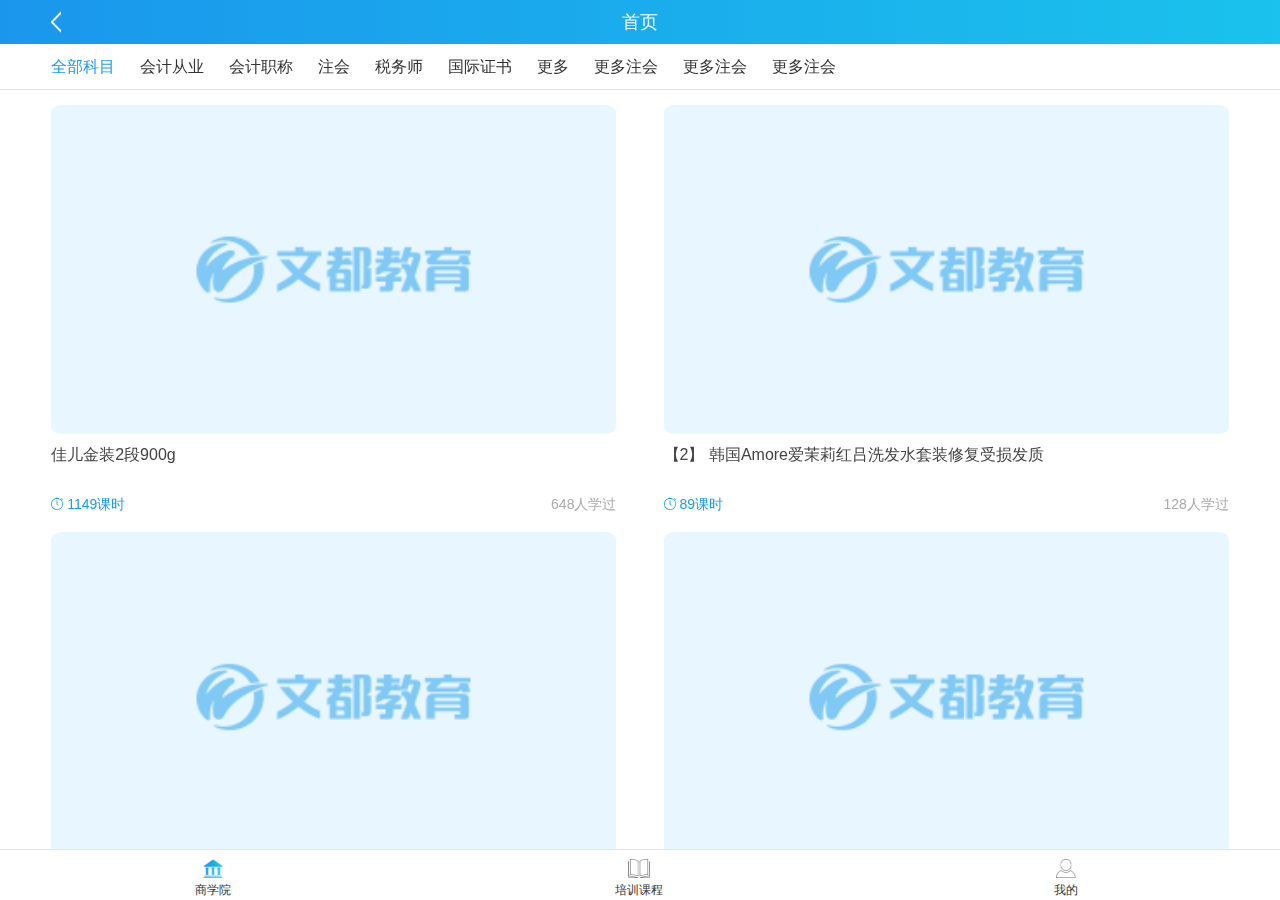
<file: index.html>
<!DOCTYPE html>
<html>

<head>
    <meta charset="utf-8">
    <meta name="viewport" content="width=device-width, initial-scale=1,maximum-scale=1,user-scalable=no">
    <meta name="apple-mobile-web-app-capable" content="yes">
    <title>首页</title>
    <link rel="stylesheet" href="css/base.css">
    <link rel="stylesheet" href="css/mescroll.min.css">
    <link rel="stylesheet" href="css/index.css">
    <!--mescroll本身不依赖jq,这里为了模拟发送ajax请求-->
    <script src="js/jquery-1.10.1.min.js" type="text/javascript" charset="utf-8"></script>
    <script type="text/javascript" src="js/iscroll.js"></script>
    <script type="text/javascript" src="js/navbarscroll.js"></script>
    <script type="text/javascript" src="js/mescroll.min.js"></script>


</head>
<body>
<div class="top-title">
    <a class="go-back" href="javascript:history.back();"></a>
    <div class="cont">首页</div>
</div>
<div class="main">
    <div class="nav-border">
    <div class="wrapper02" id="demo05">
        <div class="scroller">
            <ul class="clearfix">
                <li class="active" i="0"><a href="javascript:void(0)">全部科目</a></li>
                <li i="1"><a href="javascript:void(0)">会计从业</a></li>
                <li i="2"><a href="javascript:void(0)">会计职称</a></li>
                <li i="3"><a href="javascript:void(0)">注会</a></li>
                <li i="4"><a href="javascript:void(0)">税务师</a></li>
                <li i="5"><a href="javascript:void(0)">国际证书</a></li>
                <li i="6"><a href="javascript:void(0)">更多</a></li>
                <li i="7"><a href="javascript:void(0)">更多注会</a></li>
                <li i="8"><a href="javascript:void(0)">更多注会</a></li>
                <li i="9"><a href="javascript:void(0)">更多注会</a></li>
            </ul>
        </div>
        <div class="addIcon"><a href="courseType.html"><img src="images/addIcon.png"></a></div>
    </div>
    </div>
    <div id="mescroll0" class="mescroll course-item">
        <ul id="dataList0" class="data-list ">
            <!--<li>
                <img class="pd-img" src="../res/img/pd1.jpg"/>
                <p class="pd-name">商品标题商品标题商品标题商品标题商品标题商品</p>
                <p class="pd-price">200.00 元</p>
                <p class="pd-sold">已售50件</p>
            </li>-->
        </ul>
    </div>


    <div id="mescroll1" class="mescroll hide course-item">
        <ul id="dataList1" class="data-list clearfix ">
        </ul>
    </div>


    <div id="mescroll2" class="mescroll hide course-item">
        <ul id="dataList2" class="data-list clearfix">
        </ul>
    </div>


    <div id="mescroll3" class="mescroll hide course-item">
        <ul id="dataList3" class="data-list clearfix">
        </ul>
    </div>

    <div id="mescroll4" class="mescroll hide course-item">
        <ul id="dataList4" class="data-list clearfix">
        </ul>
    </div>

    <div id="mescroll5" class="mescroll hide course-item">
        <ul id="dataList5" class="data-list clearfix">
        </ul>
    </div>

    <div id="mescroll6" class="mescroll hide">
        <ul id="dataList6" class="data-list clearfix">
        </ul>
    </div>

    <div id="mescroll7" class="mescroll hide course-item">
        <ul id="dataList7" class="data-list clearfix">
        </ul>
    </div>

    <div id="mescroll8" class="mescroll hide course-item">
        <ul id="dataList8" class="data-list clearfix">
        </ul>
    </div>

    <div id="mescroll9" class="mescroll hide course-item">
        <ul id="dataList9" class="data-list clearfix">
        </ul>
    </div>
</div>
<div class="bottom-icon">
    <a href="index.html"><img src="images/icon1-h.png">商学院</a>
    <a href="trainingCourse.html"><img src="images/icon2.png">培训课程</a>
    <a href="personalCenter.html"><img src="images/icon3.png">我的</a>
</div>
</body>


<script type="text/javascript" charset="utf-8">
    //demo示例五 通过id调取
    $(function () {
        /*初始化菜单-通过id调取*/
        $('#demo05').navbarscroll({
            defaultSelect: 0,
            endClickScroll: function (obj) {
                console.log(obj.text())
            }
        });
        var navLength=($("#demo05 ul li").length);
        if(navLength<=4){
            $(".addIcon").hide();
        }else {
            $(".addIcon").show();
        }



        var curNavIndex = 0;//首页0; 奶粉1; 面膜2; 图书3;
        var mescrollArr = new Array(4);//4个菜单所对应的4个mescroll对象
        //初始化首页
        mescrollArr[0] = initMescroll("mescroll0", "dataList0");


        $("#demo05 ul li").click(function () {
            var i = Number($(this).attr("i"));
            if (curNavIndex != i) {
                //更改列表条件
                // $(".nav .active").removeClass("active");
                // $(this).addClass("active");
                //隐藏当前列表和回到顶部按钮
                $("#mescroll" + curNavIndex).hide();
                mescrollArr[curNavIndex].hideTopBtn();
                //显示对应的列表
                $("#mescroll" + i).show();
                //取出菜单所对应的mescroll对象,如果未初始化则初始化
                if (mescrollArr[i] == null) {
                    mescrollArr[i] = initMescroll("mescroll" + i, "dataList" + i);
                } else {
                    //检查是否需要显示回到到顶按钮
                    var curMescroll = mescrollArr[i];
                    var curScrollTop = curMescroll.getScrollTop();
                    if (curScrollTop >= curMescroll.optUp.toTop.offset) {
                        curMescroll.showTopBtn();
                    } else {
                        curMescroll.hideTopBtn();
                    }
                }
                //更新标记
                curNavIndex = i;
            }
        })

        /*创建MeScroll对象*/
        function initMescroll(mescrollId, clearEmptyId) {
            //创建MeScroll对象,内部已默认开启下拉刷新,自动执行up.callback,刷新列表数据;
            var mescroll = new MeScroll(mescrollId, {
                //上拉加载的配置项
                up: {
                    callback: getListData, //上拉回调,此处可简写; 相当于 callback: function (page) { getListData(page); }
                    isBounce: false, //此处禁止ios回弹,解析(务必认真阅读,特别是最后一点): http://www.mescroll.com/qa.html#q10
                    noMoreSize: 4, //如果列表已无数据,可设置列表的总数量要大于半页才显示无更多数据;避免列表数据过少(比如只有一条数据),显示无更多数据会不好看; 默认5
                    empty: {
                        icon: "images/no-course-img.png", //图标,默认null
                        tip: "没有任何课程内容呐～～", //提示
                        // btntext: "去逛逛 >", //按钮,默认""
                        // btnClick: function () {//点击按钮的回调,默认null
                        //     alert("点击了按钮,具体逻辑自行实现");
                        // }
                    },
                    clearEmptyId: clearEmptyId, //相当于同时设置了clearId和empty.warpId; 简化写法;默认null; 注意vue中不能配置此项
                    toTop: { //配置回到顶部按钮
                        src: "images/mescroll-totop.png", //默认滚动到1000px显示,可配置offset修改
                        //offset : 1000
                    },
                    lazyLoad: {
                        use: true // 是否开启懒加载,默认false
                    }
                }
            });
            return mescroll;
        }

        /*联网加载列表数据  page = {num:1, size:10}; num:当前页 从1开始, size:每页数据条数 */
        function getListData(page) {
            //联网加载数据
            var dataIndex = curNavIndex; //记录当前联网的nav下标,防止快速切换时,联网回来curNavIndex已经改变的情况;
            getListDataFromNet(dataIndex, page.num, page.size, function (pageData) {
                //联网成功的回调,隐藏下拉刷新和上拉加载的状态;
                //mescroll会根据传的参数,自动判断列表如果无任何数据,则提示空;列表无下一页数据,则提示无更多数据;
                console.log("dataIndex=" + dataIndex + ", curNavIndex=" + curNavIndex + ", page.num=" + page.num + ", page.size=" + page.size + ", pageData.length=" + pageData.length);

                //方法一(推荐): 后台接口有返回列表的总页数 totalPage
                //mescrollArr[dataIndex].endByPage(pageData.length, totalPage); //必传参数(当前页的数据个数, 总页数)

                //方法二(推荐): 后台接口有返回列表的总数据量 totalSize
                //mescrollArr[dataIndex].endBySize(pageData.length, totalSize); //必传参数(当前页的数据个数, 总数据量)

                //方法三(推荐): 您有其他方式知道是否有下一页 hasNext
                //mescrollArr[dataIndex].endSuccess(pageData.length, hasNext); //必传参数(当前页的数据个数, 是否有下一页true/false)

                //方法四 (不推荐),会存在一个小问题:比如列表共有20条数据,每页加载10条,共2页.如果只根据当前页的数据个数判断,则需翻到第三页才会知道无更多数据,如果传了hasNext,则翻到第二页即可显示无更多数据.
                mescrollArr[dataIndex].endSuccess(pageData.length);

                //提示:pageData.length必传的原因:
                // 1.判断是否有下一页的首要依据: 当传的值小于page.size时,则一定会认为无更多数据.
                // 2.比传入的totalPage, totalSize, hasNext具有更高的判断优先级
                // 3.使配置的noMoreSize生效

                //设置列表数据
                setListData(pageData, dataIndex);
            }, function () {
                //联网失败的回调,隐藏下拉刷新和上拉加载的状态;
                mescrollArr[dataIndex].endErr();
            });
        }

        /*设置列表数据
         * pageData 当前页的数据
         * dataIndex 数据属于哪个nav */
        function setListData(pageData, dataIndex) {
            var listDom = document.getElementById("dataList" + dataIndex);
            for (var i = 0; i < pageData.length; i++) {
                var pd = pageData[i];

                var str = '<a href=""><img class="course-img" src="images/noLoading.png" imgurl="' + pd.pdImg + '"/>';
                str += '<p>' + pd.pdName + '</p>';
                str += '<div class="course-detail clearfix"><span class="fl">' + pd.pdPrice + '课时</span><i class="fr">' + pd.pdSold + '人学过</i></div></a>';
                // str += '<p class="pd-sold">已售' + pd.pdSold + '件</p>';

                // <div class="course-detail clearfix"><span class="fl">25课时</span><i class="fr">1.8w人学过</i></div>


                var liDom = document.createElement("li");
                liDom.innerHTML = str;
                listDom.appendChild(liDom);
            }
        }

        /*联网加载列表数据
         在您的实际项目中,请参考官方写法: http://www.mescroll.com/api.html#tagUpCallback
         请忽略getListDataFromNet的逻辑,这里仅仅是在本地模拟分页数据,本地演示用
         实际项目以您服务器接口返回的数据为准,无需本地处理分页.
         * */
        function getListDataFromNet(curNavIndex, pageNum, pageSize, successCallback, errorCallback) {
            //延时一秒,模拟联网
            setTimeout(function () {
                $.ajax({
                    type: 'GET',
                    // url: 'pdlist1.json',
                    url: 'pdlist1.json?curNavIndex='+curNavIndex+'&num='+pageNum+'&size='+pageSize,
                    dataType: 'json',
                    success: function (data) {
                        var listData = [];
                        //curNavIndex 首页0; 奶粉1; 面膜2; 图书3;
                        if (curNavIndex == 0) {
                            //首页 (模拟分页数据)
                            for (var i = (pageNum - 1) * pageSize; i < pageNum * pageSize; i++) {
                                if (i == data.length) break;
                                listData.push(data[i]);
                            }

                        } else if (curNavIndex == 1) {
                            //奶粉
                            for (var i = 0; i < data.length; i++) {
                                if (data[i].pdName.indexOf("奶粉") != -1) {
                                    listData.push(data[i]);
                                }
                            }

                        } else if (curNavIndex == 2) {
                            //面膜
                            for (var i = 0; i < data.length; i++) {
                                if (data[i].pdName.indexOf("面膜") != -1) {
                                    listData.push(data[i]);
                                }
                            }

                        } else if (curNavIndex == 3) {
                            //图书
                            for (var i = 0; i < data.length; i++) {
                                if (data[i].pdName.indexOf("图书") != -1) {
                                    listData.push(data[i]);
                                }
                            }
                        }

                        //回调
                        successCallback(listData);
                    },
                    error: function(data) {
                        errorCallback(data);
                        var errStr='<div class="mescroll-empty">' +
                            '<img class="empty-icon" src="images/wrong-img.png">' +
                            '<p class="empty-tip">网络异常～～</p>' +
                            '<p class="empty-tip">请确认网络正常后，点击屏幕重新加载～</p>' +
                            '</div>';
                        $(".data-list ").html(errStr);
                    }
                });
            }, 500)
        }

    });
</script>
</html>
</file>
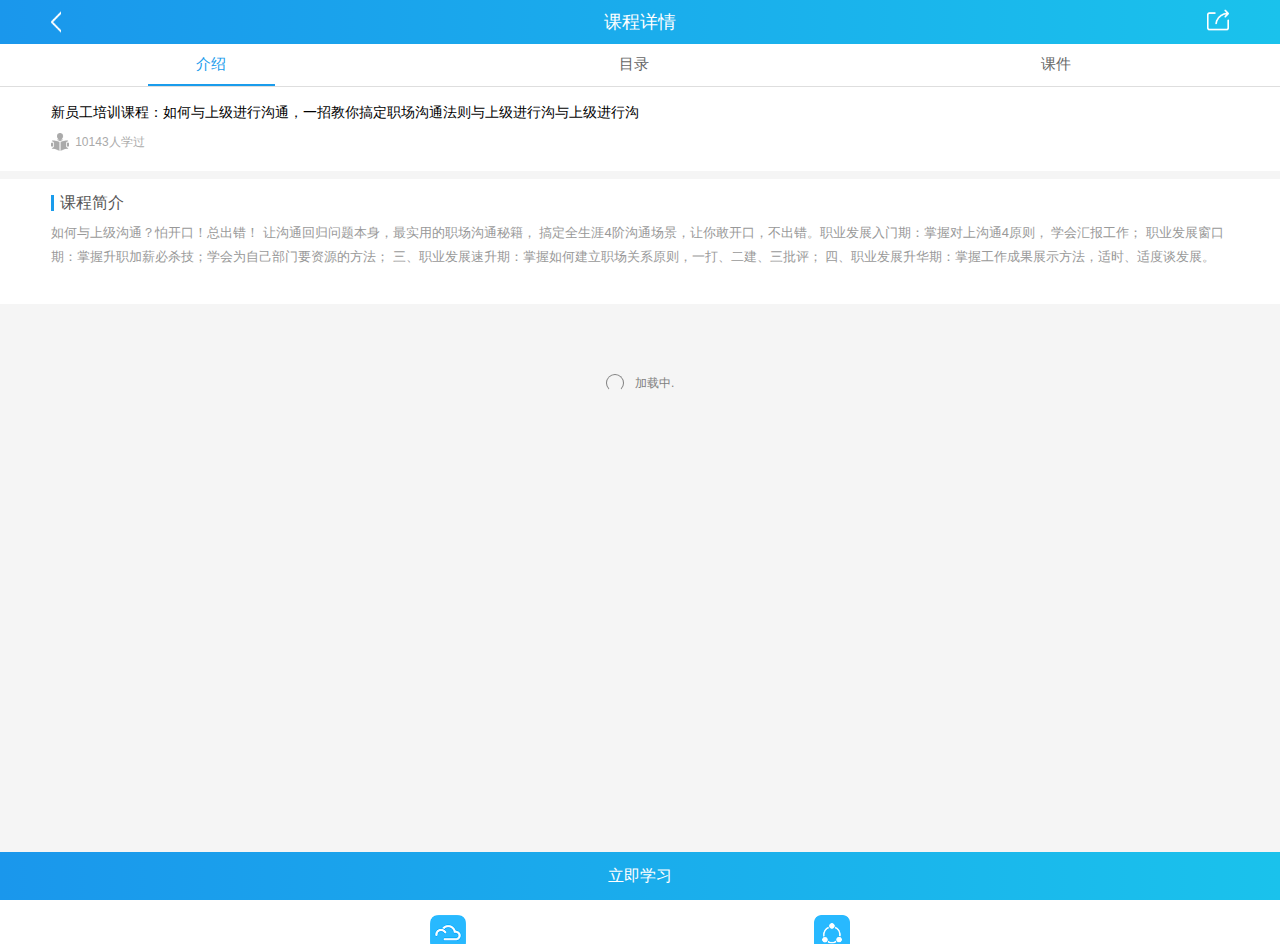
<file: courseDetail.html>
<!DOCTYPE html>
<html>

<head>
    <meta charset="utf-8">
    <meta name="viewport" content="width=device-width, initial-scale=1,maximum-scale=1,user-scalable=no">
    <meta name="apple-mobile-web-app-capable" content="yes">
    <title>课程详情</title>
    <link rel="stylesheet" href="css/base.css">
    <link rel="stylesheet" href="css/mescroll.min.css">
    <link rel="stylesheet" href="css/courseDetail.css">
    <!--mescroll本身不依赖jq,这里为了模拟发送ajax请求-->
    <script src="js/jquery-1.10.1.min.js" type="text/javascript" charset="utf-8"></script>
    <script type="text/javascript" src="js/mescroll.min.js"></script>


</head>
<body style="background: #f5f5f5;">
<div class="top-title">
    <a class="go-back" href="javascript:history.back();"></a>
    <div class="cont">课程详情</div>
    <span onClick="toshare()" class="share"></span>
</div>

<div class="video-wrap">
    <div class="movie-t">
        <div id="cc_video_2EDE61CA978943269C33DC5901307461_831652">
            <script src="https://p.bokecc.com/player?vid=C3EE50F409FECF6B9C33DC5901307461&siteid=46DFDA31005378B1&autoStart=false&width=1000&height=450&playerid=318381B0102CDC71&playertype=1" type="text/javascript"></script>
        </div>
    </div>
</div>

<div class="tab">
    <ul class="tab-hd"><li><a href="javascript:;">介绍</a></li><li><a href="javascript:;">目录</a></li><li><a href="javascript:;">课件</a></li></ul>
    <ul class="tab-bd">
        <li>
            <div class="introduction">
                <div class="introduction-top">
                    <p>新员工培训课程：如何与上级进行沟通，一招教你搞定职场沟通法则与上级进行沟与上级进行沟</p>
                    <span>10143人学过</span>
                </div>
                <div class="introduction-bottom">
                    <h2>课程简介</h2>
                    <p>如何与上级沟通？怕开口！总出错！ 让沟通回归问题本身，最实用的职场沟通秘籍，
                        搞定全生涯4阶沟通场景，让你敢开口，不出错。职业发展入门期：掌握对上沟通4原则，
                        学会汇报工作； 职业发展窗口期：掌握升职加薪必杀技；学会为自己部门要资源的方法；
                        三、职业发展速升期：掌握如何建立职场关系原则，一打、二建、三批评；
                        四、职业发展升华期：掌握工作成果展示方法，适时、适度谈发展。
                    </p>
                </div>
                <a href="" class="study-btn">立即学习</a>
            </div>
        </li>
        <li>
            <div class="menu">
                <div class="menu-item">
                    <a href="">
                        <p>HR管理者必修的10门课：如何挖出高潜力人才如何挖出高潜力人才</p>
                    </a>
                    <div class="course-long"><span>1:12:50</span><i>已学:3%</i></div>
                </div>
                <div class="menu-item">
                    <a href="">
                        <p>HR管理者必修的10门课：如何挖出高潜力人才如何挖出高潜力人才</p>
                    </a>
                    <div class="course-long"><span>1:12:50</span><i>已学:3%</i></div>
                </div>
                <div class="menu-item">
                    <a href="" class="active">
                        <p>HR管理者必修的10门课：如何挖出高潜力人才如何挖出高潜力人才</p>
                    </a>
                    <div class="course-long"><span>1:12:50</span><i>已学:3%</i></div>
                </div>
                <div class="menu-item">
                    <a href="">
                        <p>HR管理者必修的10门课：如何挖出高潜力人才如何挖出高潜力人才</p>
                    </a>
                    <div class="course-long"><span>1:12:50</span><i>已学:3%</i></div>
                </div>
            </div>
        </li>
        <li>
            <div class="menu">
                <div class="menu-item courseware">
                    <a href="">
                        <p>HR管理者必修的10门课：如何挖出高潜力人才如何挖出高潜力人才</p>
                    </a>
                </div>
                <div class="menu-item courseware">
                    <a href="">
                        <p>HR管理者必修的10门课：如何挖出高潜力人才如何挖出高潜力人才</p>
                    </a>
                </div>
                <div class="menu-item courseware">
                    <a href="">
                        <p>HR管理者必修的10门课：如何挖出高潜力人才如何挖出高潜力人才</p>
                    </a>
                </div>
                <div class="menu-item courseware">
                    <a href="">
                        <p>HR管理者必修的10门课：如何挖出高潜力人才如何挖出高潜力人才</p>
                    </a>
                </div>
                <div class="menu-item courseware">
                    <a href="">
                        <p>HR管理者必修的10门课：如何挖出高潜力人才如何挖出高潜力人才</p>
                    </a>
                </div>
                <div class="menu-item courseware">
                    <a href="">
                        <p>HR管理者必修的10门课：如何挖出高潜力人才如何挖出高潜力人才</p>
                    </a>
                </div>
            </div>

        </li>
    </ul>
    <div class="loading-more">
        <p class="upwarp-progress"></p>
        <p class="upwarp-tip">加载中.</p>
    </div>
</div>




<div class="am-share">
    <ul class="am-share-sns">
        <li><a href="#"> <i class="share-icon-yun"></i> <span>云之家</span></a></li>
        <li><a href="#"> <i class="share-icon-weibo share-icon-friend"></i> <span>同事圈</span></a></li>
    </ul>
    <div class="am-share-footer"><button class="share_btn">取消</button></div>
</div>



</body>

<script>
    function tabs(tabTit,on,tabCon){
        $(tabCon).each(function(){
            $(this).children().eq(0).show();
        });
        $(tabTit).each(function(){
            $(this).children().eq(0).addClass(on);
        });
        $(tabTit).children().hover(function(){
            $(this).addClass(on).siblings().removeClass(on);
            var index = $(tabTit).children().index(this);
            $(tabCon).children().eq(index).show().siblings().hide();
        });
    }
    tabs(".tab-hd","active",".tab-bd");


    function toshare(){
        $(".am-share").addClass("am-modal-active");
        if($(".sharebg").length>0){
            $(".sharebg").addClass("sharebg-active");
        }else{
            $("body").append('<div class="sharebg"></div>');
            $(".sharebg").addClass("sharebg-active");
        }
        $(".sharebg-active,.share_btn").click(function(){
            $(".am-share").removeClass("am-modal-active");
            setTimeout(function(){
                $(".sharebg-active").removeClass("sharebg-active");
                $(".sharebg").remove();
            },300);
        })
    }


</script>
</html>
</file>
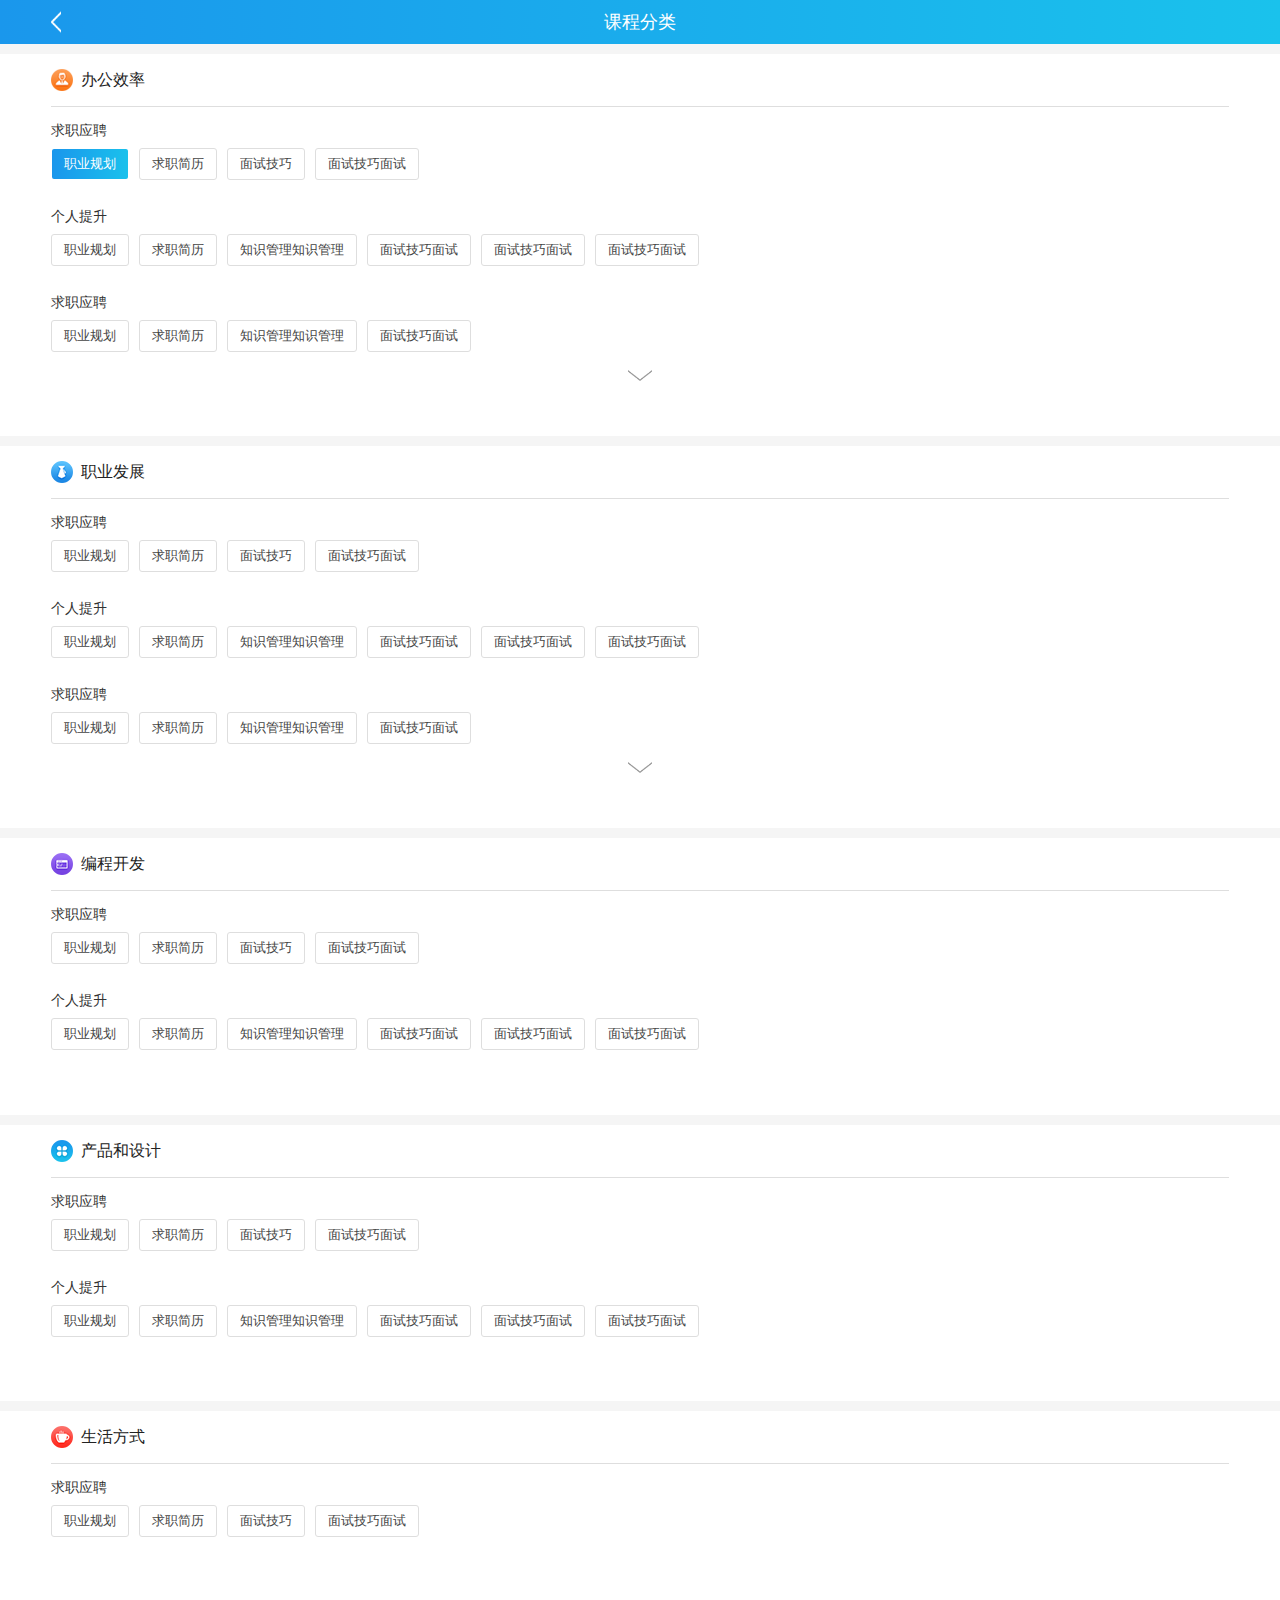
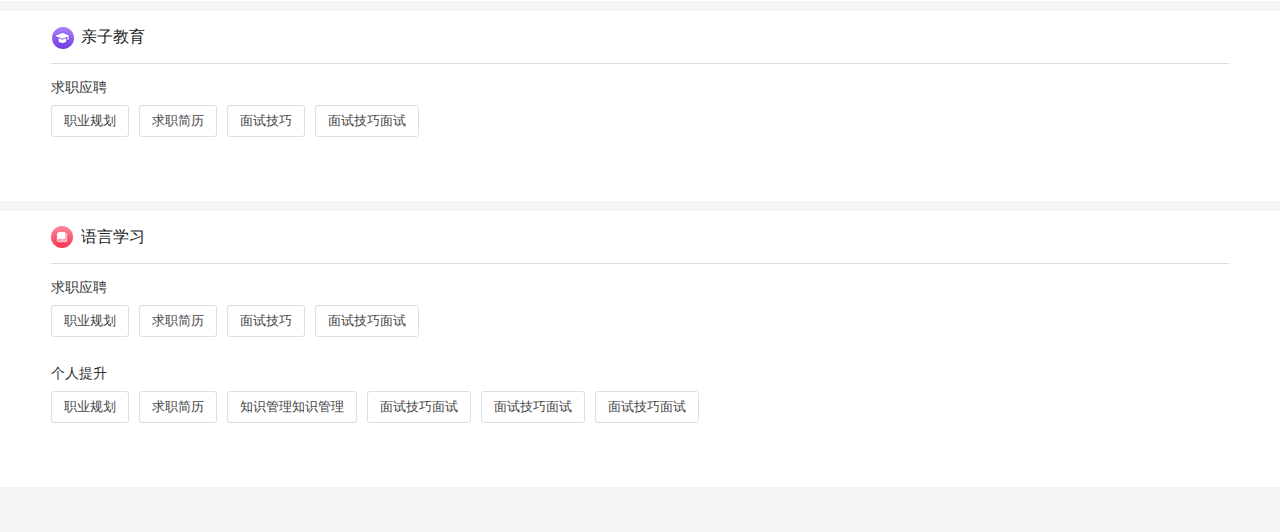
<file: courseType.html>
﻿<!DOCTYPE html>
<html>
<head>
    <meta http-equiv="Content-Type" content="text/html; charset=utf-8"/>
    <title>课程分类</title>
    <meta name="viewport" content="width=device-width, initial-scale=1.0, user-scalable=no"/>
    <link rel="stylesheet" href="css/base.css">
    <link rel="stylesheet" href="css/courseType.css">
    <script src="js/jquery-1.10.1.min.js"></script>

</head>
<body>
<div class="top-title">
    <a class="go-back" href="javascript:history.back();"></a>
    <div class="cont">课程分类</div>
</div>
<div class="main-bg">
<div class="main-cont">
    <div class="main-cont-item">
        <h2 class="title1">办公效率</h2>
        <div style="display: block" class="list-item list-item-control">
            <p>求职应聘</p>
            <div class="list clearfix">
                <a class="on" href="javascript:;" >职业规划</a>
                <a href="javascript:;" >求职简历</a>
                <a href="javascript:;" >面试技巧</a>
                <a href="javascript:;" >面试技巧面试</a>
            </div>
        </div>
        <div style="display: block" class="list-item list-item-control">
            <p>个人提升</p>
            <div class="list clearfix">
                <a class="" href="javascript:;" >职业规划</a>
                <a href="javascript:;" >求职简历</a>
                <a href="javascript:;" >知识管理知识管理</a>
                <a href="javascript:;" >面试技巧面试</a>
                <a href="javascript:;" >面试技巧面试</a>
                <a href="javascript:;" >面试技巧面试</a>
            </div>
        </div>
        <div style="display: block" class="list-item list-item-control">
            <p>求职应聘</p>
            <div class="list clearfix">
                <a class="" href="javascript:;" >职业规划</a>
                <a href="javascript:;" >求职简历</a>
                <a href="javascript:;" >知识管理知识管理</a>
                <a href="javascript:;" >面试技巧面试</a>
            </div>
        </div>

        <div class="list-item list-item-control">
            <p>求职应聘</p>
            <div class="list clearfix">
                <a class="" href="" >职业规划</a>
                <a href="" >求职简历</a>
                <a href="" >知识管理知识管理</a>
                <a href="" >面试技巧面试</a>
            </div>
        </div>
        <div class="list-item list-item-control">
            <p>求职应聘</p>
            <div class="list clearfix">
                <a class="" href="" >职业规划</a>
                <a href="" >求职简历</a>
                <a href="" >知识管理知识管理</a>
                <a href="" >面试技巧面试</a>
            </div>
        </div>
        <div class="list-item list-item-control">
            <p>求职应聘</p>
            <div class="list clearfix">
                <a href="" >职业规划</a>
                <a href="" >求职简历</a>
                <a href="" >知识管理知识管理</a>
                <a href="" >面试技巧面试</a>
            </div>
        </div>
        <div class="icon-toggle icon-toggle-control"></div>
    </div>
    <div class="main-cont-item">
        <h2 class="title2">职业发展</h2>
        <div style="display: block" class="list-item list-item-control1">
            <p>求职应聘</p>
            <div class="list clearfix">
                <a class="" href="" >职业规划</a>
                <a href="" >求职简历</a>
                <a href="" >面试技巧</a>
                <a href="" >面试技巧面试</a>
            </div>
        </div>
        <div style="display: block" class="list-item list-item-control1">
            <p>个人提升</p>
            <div class="list clearfix">
                <a class="" href="" >职业规划</a>
                <a href="" >求职简历</a>
                <a href="" >知识管理知识管理</a>
                <a href="" >面试技巧面试</a>
                <a href="" >面试技巧面试</a>
                <a href="" >面试技巧面试</a>
            </div>
        </div>
        <div style="display: block" class="list-item list-item-control1">
            <p>求职应聘</p>
            <div class="list clearfix">
                <a class="" href="" >职业规划</a>
                <a href="" >求职简历</a>
                <a href="" >知识管理知识管理</a>
                <a href="" >面试技巧面试</a>
            </div>
        </div>

        <div class="list-item list-item-control1">
            <p>求职应聘</p>
            <div class="list clearfix">
                <a class="" href="" >职业规划</a>
                <a href="" >求职简历</a>
                <a href="" >知识管理知识管理</a>
                <a href="" >面试技巧面试</a>
            </div>
        </div>
        <div class="list-item list-item-control1">
            <p>求职应聘</p>
            <div class="list clearfix">
                <a class="" href="" >职业规划</a>
                <a href="" >求职简历</a>
                <a href="" >知识管理知识管理</a>
                <a href="" >面试技巧面试</a>
            </div>
        </div>
        <div class="icon-toggle icon-toggle-control1"></div>
    </div>
    <div class="main-cont-item">
        <h2 class="title3">编程开发</h2>
        <div style="display: block" class="list-item">
            <p>求职应聘</p>
            <div class="list clearfix">
                <a class="" href="" >职业规划</a>
                <a href="" >求职简历</a>
                <a href="" >面试技巧</a>
                <a href="" >面试技巧面试</a>
            </div>
        </div>
        <div style="display: block" class="list-item">
            <p>个人提升</p>
            <div class="list clearfix">
                <a class="" href="" >职业规划</a>
                <a href="" >求职简历</a>
                <a href="" >知识管理知识管理</a>
                <a href="" >面试技巧面试</a>
                <a href="" >面试技巧面试</a>
                <a href="" >面试技巧面试</a>
            </div>
        </div>
    </div>
    <div class="main-cont-item">
        <h2 class="title4">产品和设计</h2>
        <div style="display: block" class="list-item">
            <p>求职应聘</p>
            <div class="list clearfix">
                <a class="" href="" >职业规划</a>
                <a href="" >求职简历</a>
                <a href="" >面试技巧</a>
                <a href="" >面试技巧面试</a>
            </div>
        </div>
        <div style="display: block" class="list-item">
            <p>个人提升</p>
            <div class="list clearfix">
                <a class="" href="" >职业规划</a>
                <a href="" >求职简历</a>
                <a href="" >知识管理知识管理</a>
                <a href="" >面试技巧面试</a>
                <a href="" >面试技巧面试</a>
                <a href="" >面试技巧面试</a>
            </div>
        </div>
    </div>
    <div class="main-cont-item">
        <h2 class="title5">生活方式</h2>
        <div style="display: block" class="list-item">
            <p>求职应聘</p>
            <div class="list clearfix">
                <a class="" href="" >职业规划</a>
                <a href="" >求职简历</a>
                <a href="" >面试技巧</a>
                <a href="" >面试技巧面试</a>
            </div>
        </div>
    </div>
    <div class="main-cont-item">
        <h2 class="title6">亲子教育</h2>
        <div style="display: block" class="list-item">
            <p>求职应聘</p>
            <div class="list clearfix">
                <a class="" href="" >职业规划</a>
                <a href="" >求职简历</a>
                <a href="" >面试技巧</a>
                <a href="" >面试技巧面试</a>
            </div>
        </div>
    </div>
    <div class="main-cont-item">
        <h2 class="title7">语言学习</h2>
        <div style="display: block" class="list-item">
            <p>求职应聘</p>
            <div class="list clearfix">
                <a class="" href="" >职业规划</a>
                <a href="" >求职简历</a>
                <a href="" >面试技巧</a>
                <a href="" >面试技巧面试</a>
            </div>
        </div>
        <div style="display: block" class="list-item">
            <p>个人提升</p>
            <div class="list clearfix">
                <a class="" href="" >职业规划</a>
                <a href="" >求职简历</a>
                <a href="" >知识管理知识管理</a>
                <a href="" >面试技巧面试</a>
                <a href="" >面试技巧面试</a>
                <a href="" >面试技巧面试</a>
            </div>
        </div>

    </div>
</div>
</div>

</body>
<script>
    if($(".list-item-control").length>3){
        $(".icon-toggle-control").show();
    }
    if($(".list-item-control1").length>3){
        $(".icon-toggle-control1").show();
    }

    $(".main-cont-item").each(function () {
        ($(this).children(".icon-toggle")).click(function () {
            $(this).siblings(".list-item").filter(":gt(2)").slideToggle();
            $ (this).toggleClass ("icon-toggle2");
        })
    });
    $(".list a").each(function (i) {
        $(this).click(function () {
            $(this).addClass("on").siblings().removeClass("on");
            $(this).parents(".list-item").siblings().find("a").removeClass("on");
            $(this).parents(".main-cont-item").siblings().find("a").removeClass("on");
        });
    })

</script>
</html>
</file>
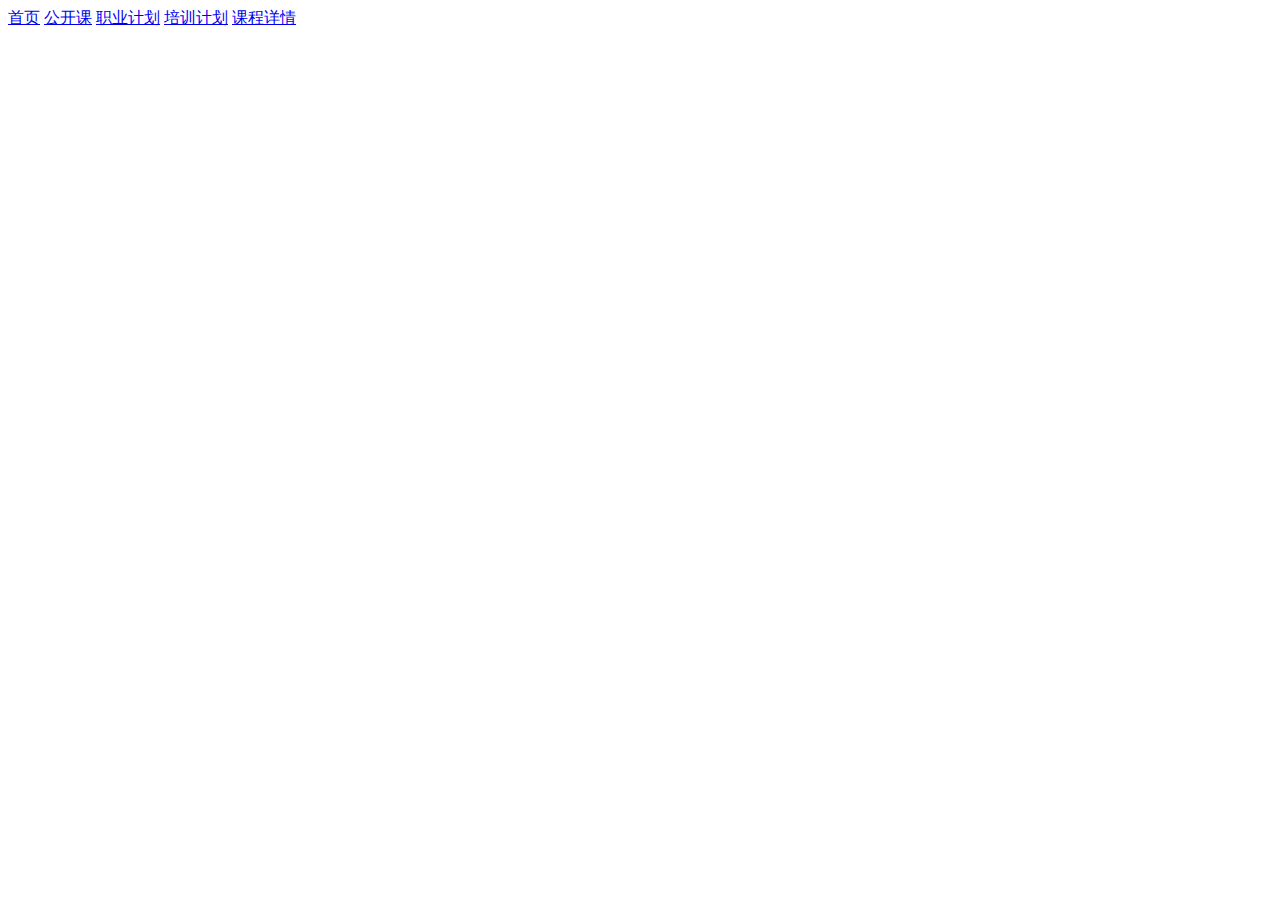
<file: goto.html>
<!DOCTYPE html>
<html>

<head>
    <meta name="viewport" content="width=device-width, initial-scale=1,maximum-scale=1, user-scalable=no" />
    <meta charset="utf-8">
    <meta name="format-detection" content="telephone=no,email=no,adress=no">
    <title>goto</title>
    <style>
        /*add*/
        .sc-item－height{height: 0.18rem;!important;background: red;}
    </style>
</head>

<body>
<a href="index.html">首页</a>
<a href="publicClass.html">公开课</a>
<a href="planning.html">职业计划</a>
<a href="trainingPlan.html">培训计划</a>
<a href="courseDetail.html">课程详情</a>

</body>

</html>
</file>
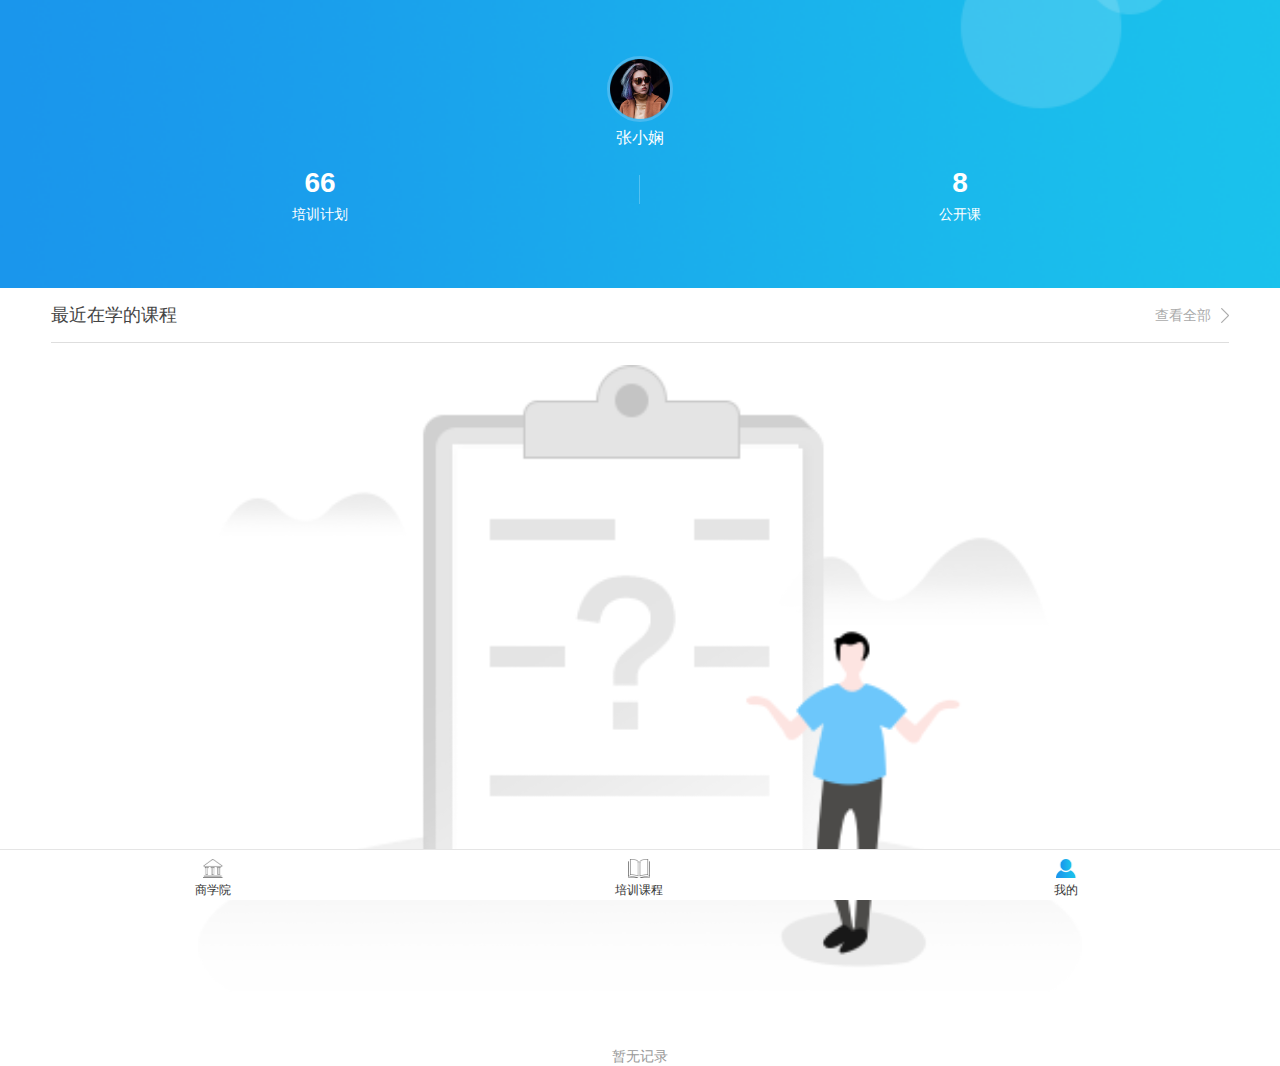
<file: personalCenter.html>
<!DOCTYPE html>
<html>

<head>
    <meta charset="utf-8">
    <meta name="viewport" content="width=device-width, initial-scale=1,maximum-scale=1,user-scalable=no">
    <meta name="apple-mobile-web-app-capable" content="yes">
    <title>个人中心</title>
    <link rel="stylesheet" href="css/base.css">
    <link rel="stylesheet" href="css/mescroll.min.css">
    <link rel="stylesheet" href="css/index.css">
    <link rel="stylesheet" href="css/personalCenter.css">
    <!--mescroll本身不依赖jq,这里为了模拟发送ajax请求-->
    <script src="js/jquery-1.10.1.min.js" type="text/javascript" charset="utf-8"></script>
    <script type="text/javascript" src="js/iscroll.js"></script>
    <script type="text/javascript" src="js/navbarscroll.js"></script>
    <script type="text/javascript" src="js/mescroll.min.js"></script>
</head>
<body style="padding-bottom: 60px;">
<div class="personal">
    <div class="personal-top">
        <div class="head-img"><img src="images/head-img.png"></div>
        <p>张小娴</p>
    </div>
    <div class="clearfix personal-bottom">
        <div class="fl"><h2>66</h2>
            <p>培训计划</p></div>
        <div class="fl"><h2>8</h2>
            <p>公开课</p></div>
    </div>
</div>

<div class="study-course">
    <div class="clearfix study-course-top">
        <h2 class="fl">最近在学的课程</h2>
        <a class="fr" href="">查看全部</a>
    </div>
    <ul style="display: none" class="study-course-bottom">
        <li>
            <a href="">
                <div class="clearfix">
                    <div class="fl study-course-bottom-l"><img src="images/course-img.png"></div>
                    <div class="fl study-course-bottom-r">
                        <p>HR管理者必修的10门课：如何挖出高潜力人才 </p>
                        <div class="course-detail clearfix"><span class="fl">25课时</span><i class="fl">已学60%</i></div>
                    </div>
                </div>
            </a>
        </li>
        <li>
            <a href="">
                <div class="clearfix">
                    <div class="fl study-course-bottom-l"><img src="images/course-img.png"></div>
                    <div class="fl study-course-bottom-r">
                        <p>HR管理者必修的10门课：如何挖出高潜力人才 </p>
                        <div class="course-detail clearfix"><span class="fl">25课时</span><i class="fl over">已学100%</i></div>
                    </div>
                </div>
            </a>
        </li>
        <li>
            <a href="">
                <div class="clearfix">
                    <div class="fl study-course-bottom-l"><img src="images/course-img.png"></div>
                    <div class="fl study-course-bottom-r">
                        <p>HR管理者必修的10门课：如何挖出高潜力人才 </p>
                        <div class="course-detail clearfix"><span class="fl">25课时</span><i class="fl">已学60%</i></div>
                    </div>
                </div>
            </a>
        </li>
        <li>
            <a href="">
                <div class="clearfix">
                    <div class="fl study-course-bottom-l"><img src="images/course-img.png"></div>
                    <div class="fl study-course-bottom-r">
                        <p>HR管理者必修的10门课：如何挖出高潜力人才 </p>
                        <div class="course-detail clearfix"><span class="fl">25课时</span><i class="fl">已学60%</i></div>
                    </div>
                </div>
            </a>
        </li>
    </ul>

    <div class="no-course">
        <div class="no-course-img"><img src="images/no-course-img.png"></div>
        <p>暂无记录</p>
    </div>
</div>

<div class="bottom-icon">
    <a href="index.html"><img src="images/icon1.png">商学院</a>
    <a href="trainingCourse.html"><img src="images/icon2.png">培训课程</a>
    <a href="personalCenter.html"><img src="images/icon3-h.png">我的</a>
</div>
</body>


</html>
</file>
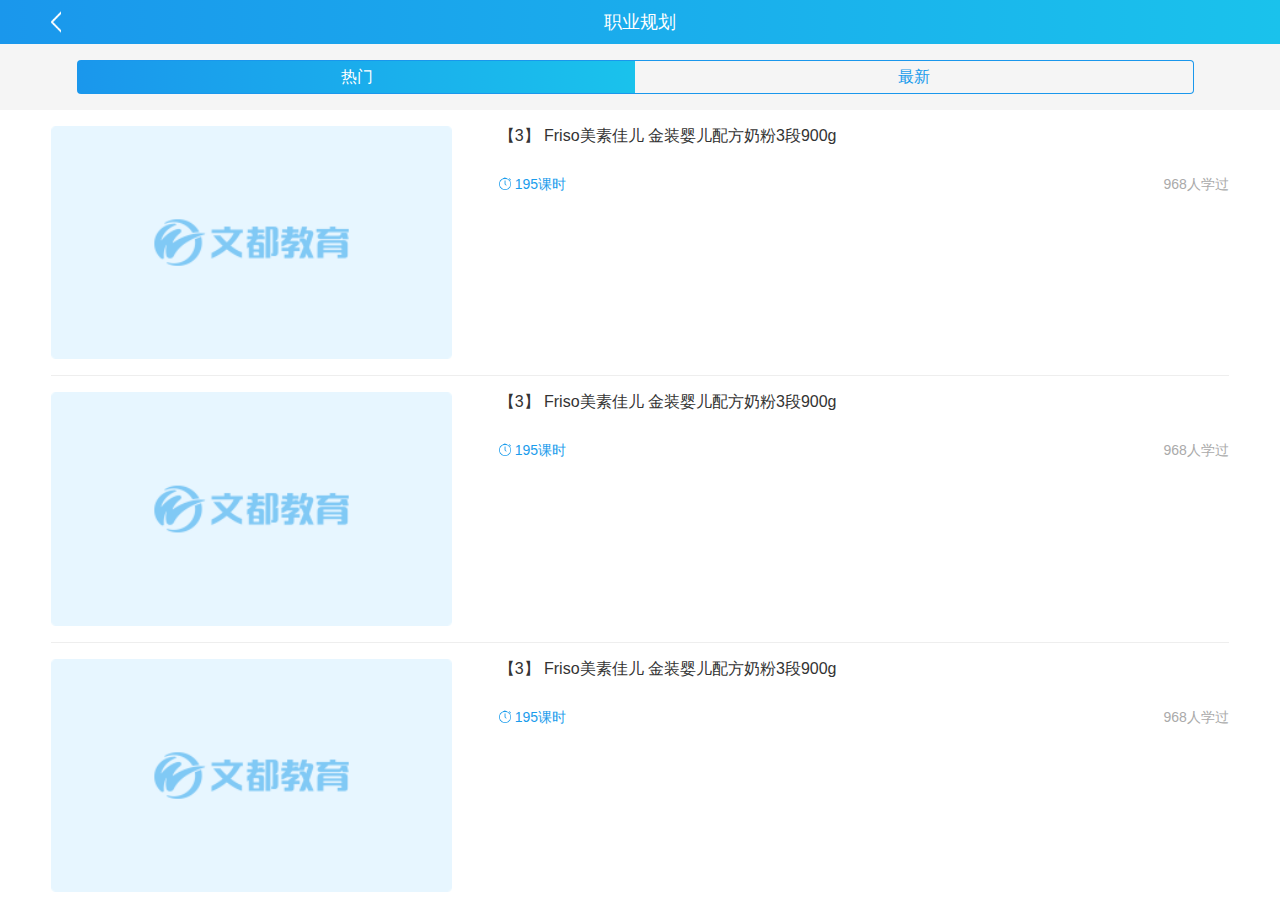
<file: planning.html>
<!DOCTYPE html>
<html>

<head>
    <meta charset="utf-8">
    <meta name="viewport" content="width=device-width, initial-scale=1,maximum-scale=1,user-scalable=no">
    <meta name="apple-mobile-web-app-capable" content="yes">
    <title>职业规划</title>
    <link rel="stylesheet" href="css/base.css">
    <link rel="stylesheet" href="css/mescroll.min.css">
    <link rel="stylesheet" href="css/index.css">
    <link rel="stylesheet" href="css/planning.css">

    <script src="js/mescroll.min.js" type="text/javascript" charset="utf-8"></script>
    <!--mescroll本身不依赖jq,这里为了模拟发送ajax请求-->
    <script src="js/jquery-1.10.1.min.js" type="text/javascript" charset="utf-8"></script>
</head>

<body>
<div class="top-title">
    <a class="go-back" href="javascript:history.back();"></a>
    <div class="cont">职业规划</div>
</div>
<!--标题-->
<div class="header">
    <!--菜单-->
    <div class="nav clearfix">
        <p  class="fl active" i="0">热门</p>
        <p class="fl" i="1">最新</p>
    </div>
</div>

<!--首页-->
<div id="mescroll0" class="mescroll">
    <ul id="dataList0" class="data-list">
        <!--<li>
            <img class="pd-img" src="../res/img/pd1.jpg"/>
            <p class="pd-name">商品标题商品标题商品标题商品标题商品标题商品</p>
            <p class="pd-price">200.00 元</p>
            <p class="pd-sold">已售50件</p>
        </li>-->
    </ul>
</div>

<!--奶粉专区 (如果是vue的话 这里写v-show不是v-if)-->
<div id="mescroll1" class="mescroll hide">
    <ul id="dataList1" class="data-list">
    </ul>
</div>

<!--面膜专区 (如果是vue的话 这里写v-show不是v-if)-->
<div id="mescroll2" class="mescroll hide">
    <ul id="dataList2" class="data-list">
    </ul>
</div>

<!--图书专区 (如果是vue的话 这里写v-show不是v-if)-->
<div id="mescroll3" class="mescroll hide">
    <ul id="dataList3" class="data-list">
    </ul>
</div>
</body>


<script type="text/javascript" charset="utf-8">
    $(function(){
        var curNavIndex=0;//首页0; 奶粉1; 面膜2; 图书3;
        var mescrollArr=new Array(4);//4个菜单所对应的4个mescroll对象
        //初始化首页
        mescrollArr[0]=initMescroll("mescroll0", "dataList0");

        /*初始化菜单*/
        $(".nav p").click(function(){
            var i=Number($(this).attr("i"));
            if(curNavIndex!=i) {
                //更改列表条件
                $(".nav .active").removeClass("active");
                $(this).addClass("active");
                //隐藏当前列表和回到顶部按钮
                $("#mescroll"+curNavIndex).hide();
                mescrollArr[curNavIndex].hideTopBtn();
                //显示对应的列表
                $("#mescroll"+i).show();
                //取出菜单所对应的mescroll对象,如果未初始化则初始化
                if(mescrollArr[i]==null){
                    mescrollArr[i]=initMescroll("mescroll"+i, "dataList"+i);
                }else{
                    //检查是否需要显示回到到顶按钮
                    var curMescroll=mescrollArr[i];
                    var curScrollTop=curMescroll.getScrollTop();
                    if(curScrollTop>=curMescroll.optUp.toTop.offset){
                        curMescroll.showTopBtn();
                    }else{
                        curMescroll.hideTopBtn();
                    }
                }
                //更新标记
                curNavIndex=i;
            }
        })

        /*创建MeScroll对象*/
        function initMescroll(mescrollId,clearEmptyId){
            //创建MeScroll对象,内部已默认开启下拉刷新,自动执行up.callback,刷新列表数据;
            var mescroll = new MeScroll(mescrollId, {
                //上拉加载的配置项
                up: {
                    callback: getListData, //上拉回调,此处可简写; 相当于 callback: function (page) { getListData(page); }
                    isBounce: false, //此处禁止ios回弹,解析(务必认真阅读,特别是最后一点): http://www.mescroll.com/qa.html#q10
                    noMoreSize: 4, //如果列表已无数据,可设置列表的总数量要大于半页才显示无更多数据;避免列表数据过少(比如只有一条数据),显示无更多数据会不好看; 默认5
                    empty: {
                        icon: "images/no-course-img.png", //图标,默认null
                        tip: "暂无相关数据~", //提示
                        btntext: "去逛逛 >", //按钮,默认""
                        btnClick: function(){//点击按钮的回调,默认null
                            alert("点击了按钮,具体逻辑自行实现");
                        }
                    },
                    clearEmptyId: clearEmptyId, //相当于同时设置了clearId和empty.warpId; 简化写法;默认null; 注意vue中不能配置此项
                    toTop:{ //配置回到顶部按钮
                        src : "images/mescroll-totop.png", //默认滚动到1000px显示,可配置offset修改
                        //offset : 1000
                    },
                    lazyLoad: {
                        use: true // 是否开启懒加载,默认false
                    }
                }
            });
            return mescroll;
        }

        /*联网加载列表数据  page = {num:1, size:10}; num:当前页 从1开始, size:每页数据条数 */
        function getListData(page){
            //联网加载数据
            var dataIndex=curNavIndex; //记录当前联网的nav下标,防止快速切换时,联网回来curNavIndex已经改变的情况;
            getListDataFromNet(dataIndex, page.num, page.size, function(pageData){
                //联网成功的回调,隐藏下拉刷新和上拉加载的状态;
                //mescroll会根据传的参数,自动判断列表如果无任何数据,则提示空;列表无下一页数据,则提示无更多数据;
                console.log("dataIndex="+dataIndex+", curNavIndex="+curNavIndex+", page.num="+page.num+", page.size="+page.size+", pageData.length="+pageData.length);

                //方法一(推荐): 后台接口有返回列表的总页数 totalPage
                //mescrollArr[dataIndex].endByPage(pageData.length, totalPage); //必传参数(当前页的数据个数, 总页数)

                //方法二(推荐): 后台接口有返回列表的总数据量 totalSize
                //mescrollArr[dataIndex].endBySize(pageData.length, totalSize); //必传参数(当前页的数据个数, 总数据量)

                //方法三(推荐): 您有其他方式知道是否有下一页 hasNext
                //mescrollArr[dataIndex].endSuccess(pageData.length, hasNext); //必传参数(当前页的数据个数, 是否有下一页true/false)

                //方法四 (不推荐),会存在一个小问题:比如列表共有20条数据,每页加载10条,共2页.如果只根据当前页的数据个数判断,则需翻到第三页才会知道无更多数据,如果传了hasNext,则翻到第二页即可显示无更多数据.
                mescrollArr[dataIndex].endSuccess(pageData.length);

                //提示:pageData.length必传的原因:
                // 1.判断是否有下一页的首要依据: 当传的值小于page.size时,则一定会认为无更多数据.
                // 2.比传入的totalPage, totalSize, hasNext具有更高的判断优先级
                // 3.使配置的noMoreSize生效

                //设置列表数据
                setListData(pageData,dataIndex);
            }, function(){
                //联网失败的回调,隐藏下拉刷新和上拉加载的状态;
                mescrollArr[dataIndex].endErr();
            });
        }

        /*设置列表数据
         * pageData 当前页的数据
         * dataIndex 数据属于哪个nav */
        function setListData(pageData,dataIndex){
            var listDom=document.getElementById("dataList"+dataIndex);
            for (var i = 0; i < pageData.length; i++) {
                var pd=pageData[i];

                var str = '<a href="" class="clearfix"><div class="fl course-item-l"><img class="course-img" src="images/noLoading.png" imgurl="' + pd.pdImg + '"/></div>';
                str += '<div class="fl course-item-r"><p>' + pd.pdName + '</p>';
                str += '<div class="course-detail clearfix"><span class="fl">' + pd.pdPrice + '课时</span><i class="fr">' + pd.pdSold + '人学过</i></div></div></a>';

                var liDom=document.createElement("li");
                liDom.innerHTML=str;
                listDom.appendChild(liDom);
            }
        }

        /*联网加载列表数据
         在您的实际项目中,请参考官方写法: http://www.mescroll.com/api.html#tagUpCallback
         请忽略getListDataFromNet的逻辑,这里仅仅是在本地模拟分页数据,本地演示用
         实际项目以您服务器接口返回的数据为准,无需本地处理分页.
         * */
        function getListDataFromNet(curNavIndex,pageNum,pageSize,successCallback,errorCallback) {
            //延时一秒,模拟联网
            setTimeout(function () {
                $.ajax({
                    type: 'GET',
                    url: 'pdlist1.json',
//		                url: '../res/pdlist1.json?curNavIndex='+curNavIndex+'&num='+pageNum+'&size='+pageSize,
                    dataType: 'json',
                    success: function(data){
                        var listData=[];

                        //curNavIndex  奶粉1; 面膜2
                        if(curNavIndex==0){
                            //奶粉
                            for (var i = 0; i < data.length; i++) {
                                if (data[i].pdName.indexOf("奶粉")!=-1) {
                                    listData.push(data[i]);
                                }
                            }
                        }else if(curNavIndex==1){
                            //面膜
                            for (var i = 0; i < data.length; i++) {
                                if (data[i].pdName.indexOf("面膜")!=-1) {
                                    listData.push(data[i]);
                                }
                            }

                        }
                        //回调
                        successCallback(listData);
                    },
                    error: errorCallback
                });
            },500)
        }

    });
</script>

</html>
</file>
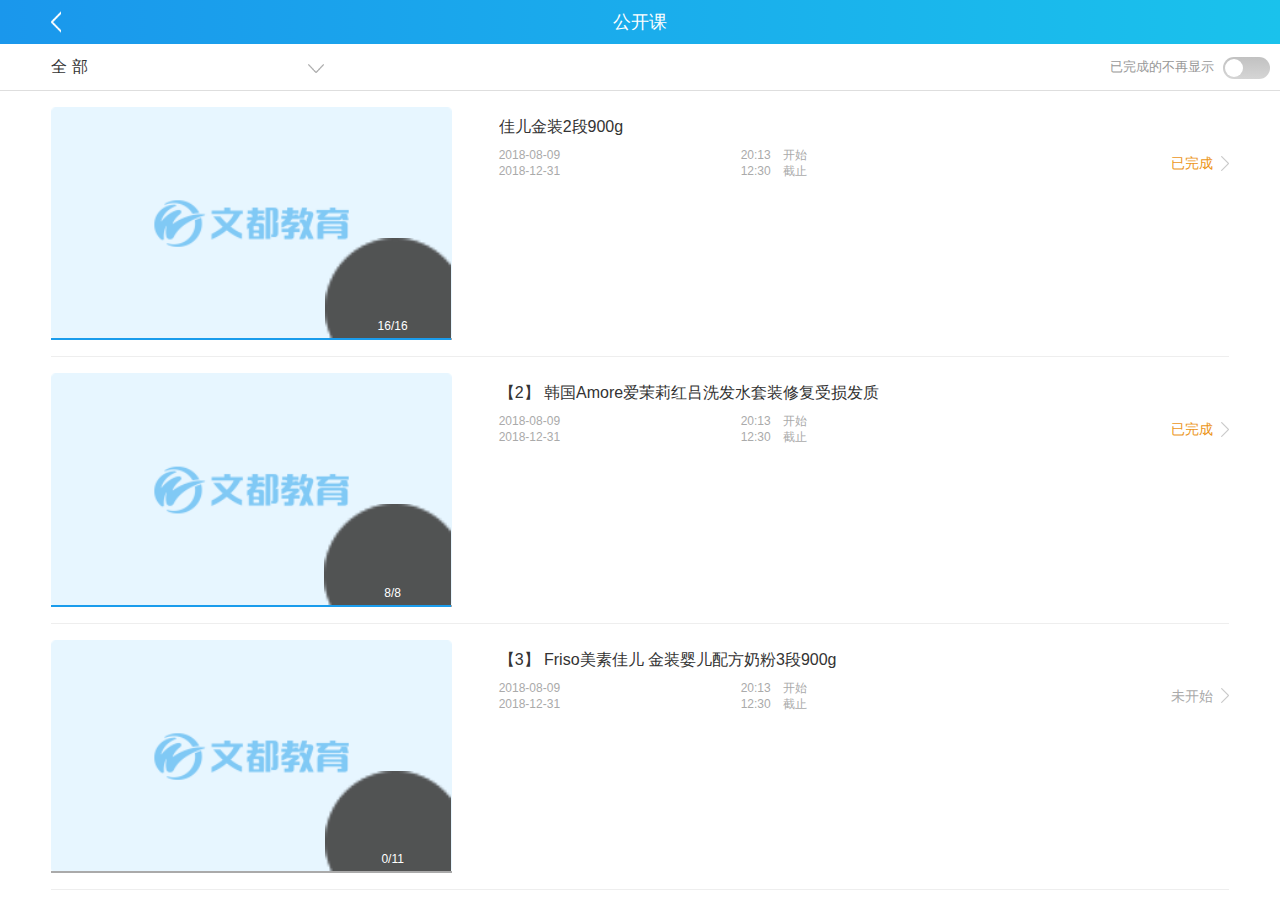
<file: publicClass.html>
<!DOCTYPE html>
<html>

<head>
    <meta charset="utf-8">
    <meta name="viewport" content="width=device-width, initial-scale=1,maximum-scale=1,user-scalable=no">
    <meta name="apple-mobile-web-app-capable" content="yes">
    <title>公开课</title>
    <link rel="stylesheet" href="css/base.css">
    <link rel="stylesheet" href="css/mescroll.min.css">
    <link rel="stylesheet" href="css/index.css">
    <link rel="stylesheet" href="css/planning.css">
    <link rel="stylesheet" href="css/publicClass.css">
    <script src="js/mescroll.min.js" type="text/javascript" charset="utf-8"></script>
    <!--mescroll本身不依赖jq,这里为了模拟发送ajax请求-->
    <script src="js/jquery-1.10.1.min.js" type="text/javascript" charset="utf-8"></script>
</head>

<body>
<div class="top-title">
    <a class="go-back" href="javascript:history.back();"></a>
    <div class="cont">公开课</div>
</div>
<!--标题-->
<div class="header">
    <!--菜单-->
    <!--<div class="nav clearfix">-->
    <!--<p class="fl active" i="0">全部</p>-->
    <!--<p class="fl" i="1">未开始</p>-->
    <!--<p class="fl" i="2">未完成</p>-->
    <!--<p class="fl" i="3">学习中</p>-->
    <!--<p class="fl" i="4">已完成</p>-->
    <!--</div>-->

    <div class="selectWrap">
        <div class="selectContainer">
            <span class="selectOption gray">全 部</span>
            <ul class="nav selectMenu">
                <li class="fl active" i="0">全 部</li>
                <li class="fl" i="1">未开始</li>
                <li class="fl" i="2">未完成</li>
                <li class="fl" i="3">学习中</li>
                <li class="fl" i="4">已完成</li>
            </ul>
            <span class="shows"></span>
        </div>
        <div class="checkBoxButton">
            <p>已完成的不再显示</p>
            <input type="checkbox" id="s3"/>
            <label class="slider-v2" for="s3"></label>
        </div>
    </div>

    <!--首页-->
    <div id="mescroll0" class="mescroll">
        <ul id="dataList0" class="data-list">
            <!--<li>
                <img class="pd-img" src="../res/img/pd1.jpg"/>
                <p class="pd-name">商品标题商品标题商品标题商品标题商品标题商品</p>
                <p class="pd-price">200.00 元</p>
                <p class="pd-sold">已售50件</p>
            </li>-->
        </ul>
    </div>

    <!--奶粉专区 (如果是vue的话 这里写v-show不是v-if)-->
    <div id="mescroll1" class="mescroll hide">
        <ul id="dataList1" class="data-list">
        </ul>
    </div>

    <!--面膜专区 (如果是vue的话 这里写v-show不是v-if)-->
    <div id="mescroll2" class="mescroll hide">
        <ul id="dataList2" class="data-list">
        </ul>
    </div>

    <!--图书专区 (如果是vue的话 这里写v-show不是v-if)-->
    <div id="mescroll3" class="mescroll hide">
        <ul id="dataList3" class="data-list">
        </ul>
    </div>
    <!--图书专区 (如果是vue的话 这里写v-show不是v-if)-->
    <div id="mescroll4" class="mescroll hide">
        <ul id="dataList4" class="data-list">
        </ul>
    </div>
</div>
</body>


<script type="text/javascript" charset="utf-8">
    $(function () {


        var curNavIndex = 0;//首页0; 奶粉1; 面膜2; 图书3;
        var mescrollArr = new Array(4);//4个菜单所对应的4个mescroll对象
        //初始化首页
        mescrollArr[0] = initMescroll("mescroll0", "dataList0");

        /*初始化菜单*/
        $(".nav li").click(function () {
            var i = Number($(this).attr("i"));
            if (curNavIndex != i) {
                //更改列表条件
                $(".nav .active").removeClass("active");
                $(this).addClass("active");
                //隐藏当前列表和回到顶部按钮
                $("#mescroll" + curNavIndex).hide();
                mescrollArr[curNavIndex].hideTopBtn();
                //显示对应的列表
                $("#mescroll" + i).show();
                //取出菜单所对应的mescroll对象,如果未初始化则初始化
                if (mescrollArr[i] == null) {
                    mescrollArr[i] = initMescroll("mescroll" + i, "dataList" + i);
                } else {
                    //检查是否需要显示回到到顶按钮
                    var curMescroll = mescrollArr[i];
                    var curScrollTop = curMescroll.getScrollTop();
                    if (curScrollTop >= curMescroll.optUp.toTop.offset) {
                        curMescroll.showTopBtn();
                    } else {
                        curMescroll.hideTopBtn();
                    }
                }
                //更新标记
                curNavIndex = i;
            }
        })

        /*创建MeScroll对象*/
        function initMescroll(mescrollId, clearEmptyId) {
            //创建MeScroll对象,内部已默认开启下拉刷新,自动执行up.callback,刷新列表数据;
            var mescroll = new MeScroll(mescrollId, {
                //上拉加载的配置项
                up: {
                    callback: getListData, //上拉回调,此处可简写; 相当于 callback: function (page) { getListData(page); }
                    isBounce: false, //此处禁止ios回弹,解析(务必认真阅读,特别是最后一点): http://www.mescroll.com/qa.html#q10
                    noMoreSize: 4, //如果列表已无数据,可设置列表的总数量要大于半页才显示无更多数据;避免列表数据过少(比如只有一条数据),显示无更多数据会不好看; 默认5
                    empty: {
                        icon: "images/no-course-img.png", //图标,默认null
                        tip: "暂无相关数据~" //提示

                    },
                    clearEmptyId: clearEmptyId, //相当于同时设置了clearId和empty.warpId; 简化写法;默认null; 注意vue中不能配置此项
                    toTop: { //配置回到顶部按钮
                        src: "images/mescroll-totop.png", //默认滚动到1000px显示,可配置offset修改
                        //offset : 1000
                    },
                    lazyLoad: {
                        use: true // 是否开启懒加载,默认false
                    }
                }
            });
            return mescroll;
        }

        /*联网加载列表数据  page = {num:1, size:10}; num:当前页 从1开始, size:每页数据条数 */
        function getListData(page) {
            //联网加载数据
            var dataIndex = curNavIndex; //记录当前联网的nav下标,防止快速切换时,联网回来curNavIndex已经改变的情况;
            getListDataFromNet(dataIndex, page.num, page.size, function (pageData) {
                //联网成功的回调,隐藏下拉刷新和上拉加载的状态;
                //mescroll会根据传的参数,自动判断列表如果无任何数据,则提示空;列表无下一页数据,则提示无更多数据;
                console.log("dataIndex=" + dataIndex + ", curNavIndex=" + curNavIndex + ", page.num=" + page.num + ", page.size=" + page.size + ", pageData.length=" + pageData.length);

                //方法一(推荐): 后台接口有返回列表的总页数 totalPage
                //mescrollArr[dataIndex].endByPage(pageData.length, totalPage); //必传参数(当前页的数据个数, 总页数)

                //方法二(推荐): 后台接口有返回列表的总数据量 totalSize
                //mescrollArr[dataIndex].endBySize(pageData.length, totalSize); //必传参数(当前页的数据个数, 总数据量)

                //方法三(推荐): 您有其他方式知道是否有下一页 hasNext
                //mescrollArr[dataIndex].endSuccess(pageData.length, hasNext); //必传参数(当前页的数据个数, 是否有下一页true/false)

                //方法四 (不推荐),会存在一个小问题:比如列表共有20条数据,每页加载10条,共2页.如果只根据当前页的数据个数判断,则需翻到第三页才会知道无更多数据,如果传了hasNext,则翻到第二页即可显示无更多数据.
                mescrollArr[dataIndex].endSuccess(pageData.length);

                //提示:pageData.length必传的原因:
                // 1.判断是否有下一页的首要依据: 当传的值小于page.size时,则一定会认为无更多数据.
                // 2.比传入的totalPage, totalSize, hasNext具有更高的判断优先级
                // 3.使配置的noMoreSize生效

                //设置列表数据
                setListData(pageData, dataIndex);
            }, function () {
                //联网失败的回调,隐藏下拉刷新和上拉加载的状态;
                mescrollArr[dataIndex].endErr();
            });
        }

        /*设置列表数据
         * pageData 当前页的数据
         * dataIndex 数据属于哪个nav */
        function setListData(pageData, dataIndex) {
            var listDom = document.getElementById("dataList" + dataIndex);
            for (var i = 0; i < pageData.length; i++) {
                var pd = pageData[i];
                var str = '<div class="clearfix"><div class="fl course-item-l"><div class="num-wrap"><div class="num"><i>' + pd.num + '</i>/<span>' + pd.total + '</span></div></div><div class="img-line-gray"></div><div class="img-line-blue"></div><img class="course-img" src="images/noLoading.png" imgurl="' + pd.pdImg + '"/></div>';
                str += '<div class="fl course-item-r"><p>' + pd.pdName + '</p>';
                str += '<div class="course-date clearfix">';
                str += '<div class="course-date-detail clearfix"><div class="fl course-date-detail-l">'
                str += '<div class="course-date-detail-t clearfix"><span class="fl">' + pd.startDate + '</span><i class="fl">' + pd.startTime + '</i><b class="fl">开始</b></div>';
                str += '<div class="course-date-detail-b clearfix"><span class="fl">' + pd.endDate + '</span><i class="fl">' + pd.endTime + '</i><b class="fl">截止</b></div></div>';
                str += '<a class="fr no-start-btn" ><div class="study-status">' + pd.pdStatus + '</div><div class="prompt">还未到学习计划时间哦～</div></a>';
                str += '</div></div></div>';
                var liDom = document.createElement("li");
                liDom.innerHTML = str;
                listDom.appendChild(liDom);
            }
            $.each($(".course-item-l"), function (i, thisa) {
                var w = $(thisa).width();
                var b = $(thisa).find("i").html();
                var s = $(thisa).find("span").html();
                var W = w / s * b;
                $(thisa).find(".img-line-blue").css("width", W + 'px');
            });

            $.each($(".data-list li"), function (i, thisb) {
                var b = $(thisb).find("i").html();
                var s = $(thisb).find("span").html();
                if(b==s){
                    $(thisb).find(".study-status").addClass("yellow-color").html("已完成");
                }if(b!=s&&b!=0){
                    $(thisb).find(".study-status").addClass("red-color").html("学习中");
                }
            });


            $(".no-start-btn").click(function () {
                if ($(this).children('.study-status').html() == "未开始") {
                    $(this).attr('href', 'javascript:;');
                    $(this).children('.prompt').show();
                    setTimeout(function () {
                        $(".no-start-btn").children('.prompt').fadeOut();
                    }, 1000);
                }

            });
        }

        /*联网加载列表数据
         在您的实际项目中,请参考官方写法: http://www.mescroll.com/api.html#tagUpCallback
         请忽略getListDataFromNet的逻辑,这里仅仅是在本地模拟分页数据,本地演示用
         实际项目以您服务器接口返回的数据为准,无需本地处理分页.
         * */
        function getListDataFromNet(curNavIndex, pageNum, pageSize, successCallback, errorCallback) {
            //延时一秒,模拟联网
            setTimeout(function () {
                $.ajax({
                    type: 'GET',
                    url: 'pdlist1.json',
//		                url: '../res/pdlist1.json?curNavIndex='+curNavIndex+'&num='+pageNum+'&size='+pageSize,
                    dataType: 'json',
                    success: function (data) {
                        var listData = [];
                        //curNavIndex  奶粉1; 面膜2
                        if (curNavIndex == 0) {
                            //首页 (模拟分页数据)
                            for (var i = (pageNum - 1) * pageSize; i < pageNum * pageSize; i++) {
                                if (i == data.length) break;
                                listData.push(data[i]);
                            }

                        } else if (curNavIndex == 1) {
                            //奶粉
                            for (var i = 0; i < data.length; i++) {
                                if (data[i].pdName.indexOf("奶粉") != -1) {
                                    listData.push(data[i]);
                                }
                            }
                        } else if (curNavIndex == 2) {
                            //面膜
                            for (var i = 0; i < data.length; i++) {
                                if (data[i].pdName.indexOf("面膜") != -1) {
                                    listData.push(data[i]);
                                }
                            }

                        }
                        else if (curNavIndex == 3) {
                            //图书
                            for (var i = 0; i < data.length; i++) {
                                if (data[i].pdName.indexOf("图书") != -1) {
                                    listData.push(data[i]);
                                }
                            }
                        }
                        //回调
                        successCallback(listData);
                    },
                    error: errorCallback
                });
            }, 500)
        }
    });
    jQuery.fn.select = function (options) {
        return this.each(function () {
            var $this = $(this);
            var $shows = $this.find(".shows");
            var $selectOption = $this.find(".selectOption");
            var $el = $this.find("ul > li");

            $this.click(function (e) {
                $(this).toggleClass("zIndex");
                $(this).children("ul").toggleClass("dis");
                e.stopPropagation();
            });

            $el.bind("click", function () {
                var $this_ = $(this);

                $this.find("span").removeClass("gray");
                $this_.parent().parent().find(".selectOption").text($this_.text());
            });

            $("body").bind("click", function () {
                $this.removeClass("zIndex");
                $this.find("ul").removeClass("dis");
            })

            //eahc End
        });

    };
    $(".selectContainer").select();

</script>

</html>
</file>
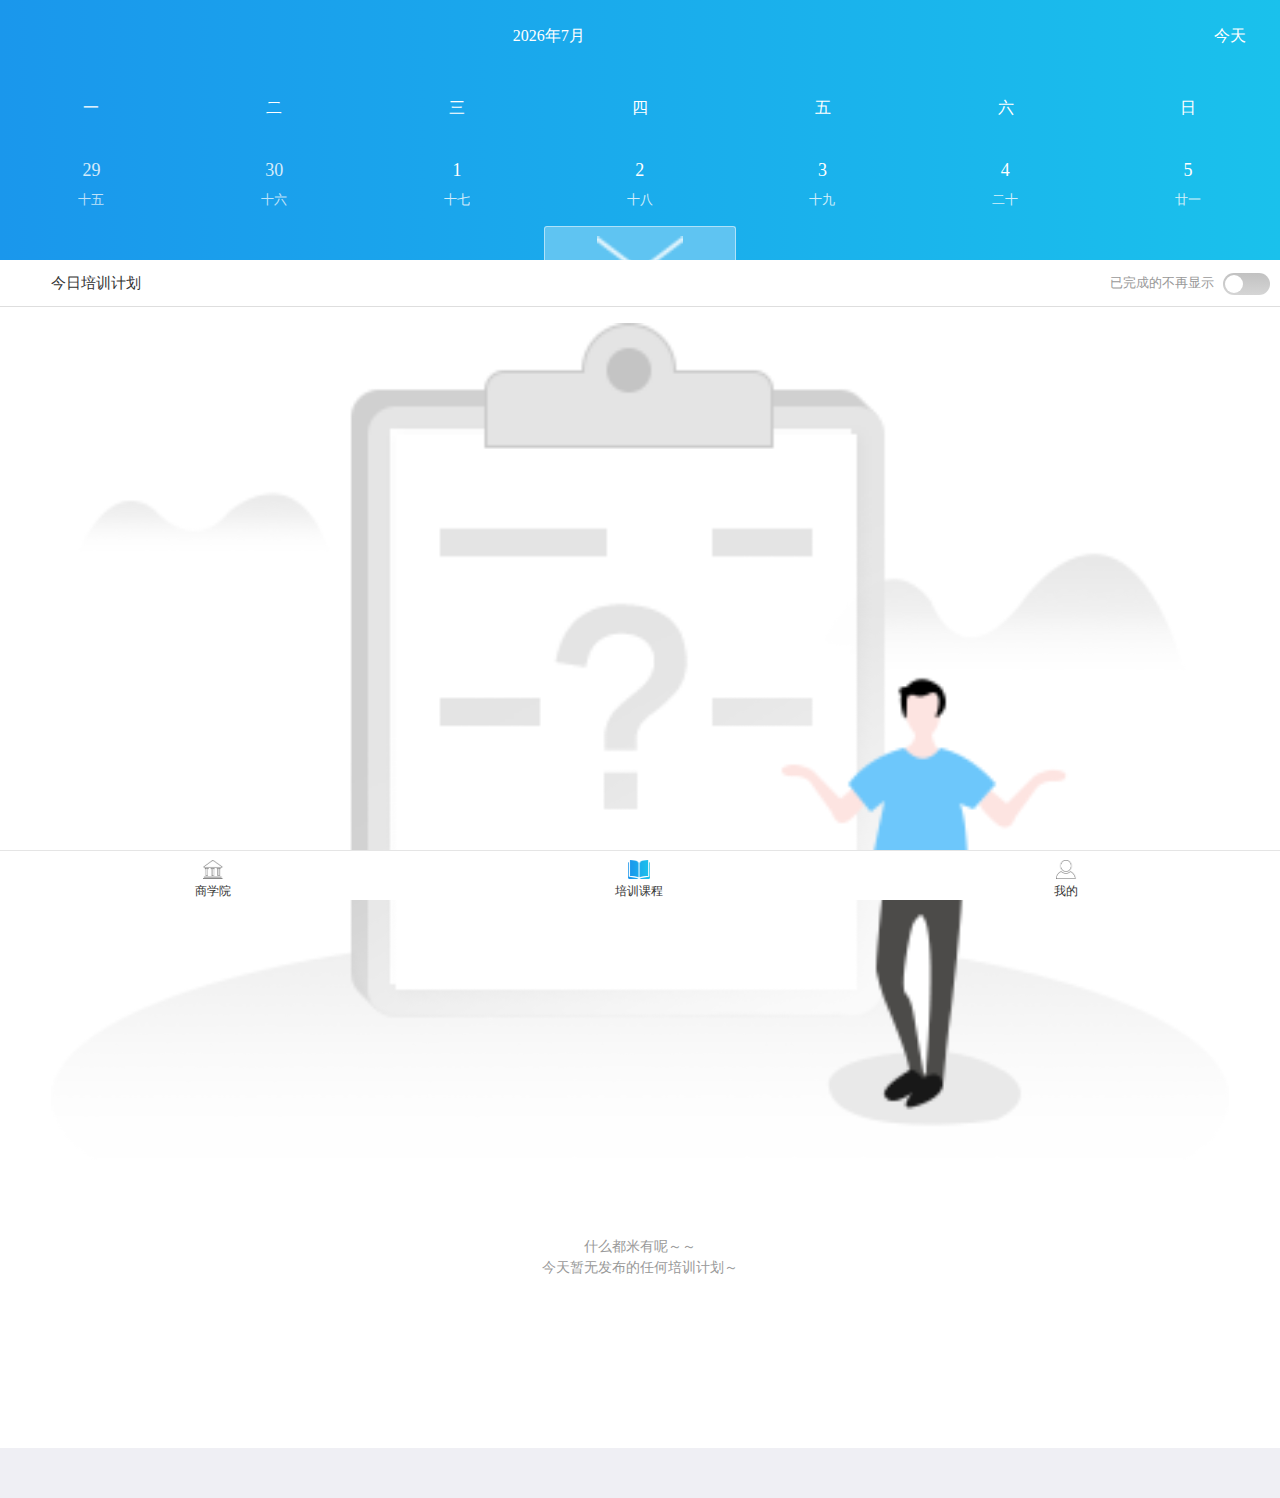
<file: trainingCourse.html>
<!DOCTYPE html>
<html>

<head>
    <meta name="viewport" content="width=device-width, initial-scale=1,maximum-scale=1, user-scalable=no" />
    <meta charset="utf-8">
    <meta name="format-detection" content="telephone=no,email=no,adress=no">
    <!--公共样式-->
    <link rel="stylesheet" href="css/reset.css" />
    <!--主要样式-->
    <link rel="stylesheet" href="css/base.css">
    <link rel="stylesheet" href="css/index.css">
    <link rel="stylesheet" href="css/publicClass.css">
    <link rel="stylesheet" type="text/css" href="css/simpleCalendar.css">
    <link rel="stylesheet" href="css/trainingCourse.css">
    <title>课表查询</title>
</head>

<body>
<div class="inner">
    <div id='calendar' class="sc-calendar">
        <div class="sc-header">
            <div class="sc-title">
                <div class="year"><span class="sc-select-year" name=""></span>年</div>
                <div class="month">
                    <!--<div class="arrow sc-mleft"></div>-->
                    <div class="monthdiv">
                        <span class="sc-select-month" name=""></span>
                    </div>
                    <!--<div class="arrow sc-mright"></div>-->
                </div>
            </div>
            <div class="sc-week"></div>
        </div>
        <div class="sc-body">
            <div class="sc-days"></div>
        </div>
        <div class="toggle-date">
            <div class="toggle-date-icon"><img src="images/date/toggle-icon1.png"></div>
        </div>
    </div>
    <div class="planning-title">
        <div class="today-planning-title">
            <p>今日培训计划</p>
        </div>
        <div class="checkBoxButton">
            <p>已完成的不再显示</p>
            <input type="checkbox" id="s3" />
            <label class="slider-v2" for="s3"></label>
        </div>
    </div>
    <div class="announcement">
        <ul class="matter data-list">
            <li></li>
        </ul>
    </div>

    <div class="mescroll-upwarp">
        <p class="upwarp-progress"></p>
        <p class="upwarp-tip">加载中..</p>
    </div>
</div>
<div style="min-height: 50px;"></div>
<div class="bottom-icon">
    <a href="index.html"><img src="images/icon1.png">商学院</a>
    <a href="trainingCourse.html"><img src="images/icon2-h.png">培训课程</a>
    <a href="personalCenter.html"><img src="images/icon3.png">我的</a>
</div>

<script type="text/javascript" src="js/jquery-1.10.1.min.js" ></script>
<script type="text/javascript" src="js/simple-calendar.js"></script>
<script type="text/javascript" src="js/hammer-2.0.8-min.js"></script>
<script type="text/javascript">
    var myCalendar = new SimpleCalendar('#calendar');
    $(function(){
        //折叠
        var itemHeight=$(".sc-item").height();
        var bodyHeight2=$('.sc-body').height();
        $('.sc-body').height(itemHeight);
        $(".toggle-date").click(function () {
            var bodyHeight=$('.sc-body').height();
            if(bodyHeight!=itemHeight){
                $(".sc-body").animate({height:itemHeight});
                $(".toggle-date-icon img").attr("src","images/date/toggle-icon1.png")
            }else{
                $(".sc-body").animate({height:bodyHeight2});
                $(".toggle-date-icon img").attr("src","images/date/toggle-icon.png")
            }
        });
// --------------------------------------------------------------------------------------

        //var monthCH = $('.sc-select-month').text();
        $(".sc-mleft").click(function(){
            myCalendar.subMonth();
            // var year = $('.sc-select-year').text();
            // var monthCH = $('.sc-select-month').text();
            // var month = SimpleCalendar.prototype.languageData.months_CH.indexOf(monthCH)+1;
        })
        $(".sc-mright").click(function(){
            myCalendar.addMonth();
            // var year = $('.sc-select-year').text();
            // var monthCH = $('.sc-select-month').text();
            // var month = SimpleCalendar.prototype.languageData.months_CH.indexOf(monthCH)+1;
        })


    });
    // --------------------------------------------------------------------------------------
    //滑动切换
    var myElement = document.getElementById('calendar');
    var hammer = new Hammer(myElement);
    hammer.on("swipeleft", function (ev) {
        myCalendar.addMonth();       
        announceList($('.sc-today'));
        if($('.sc-days').find('.sc-today').size()==0){
            $('.sc-body').find('.sc-month').eq(0).addClass('sc-active-day sc-selected');
            announceList($('.sc-selected'))
        }
        
    });
    hammer.on("swiperight", function (ev) {
       myCalendar.subMonth();
        //$('.sc-body').find('.sc-month').eq(0).addClass('sc-active-day sc-selected')
        announceList($('.sc-today'));
        if ($('.sc-days').find('.sc-today').size() == 0) {
            $('.sc-body').find('.sc-month').eq(0).addClass('sc-active-day sc-selected');
            announceList($('.sc-selected'))
        }
    });


    // --------------------------------------------------------------------------------------
    //添加标记
    var mark = {
        '2019-1-7':[],
        '2019-1-8':[],
        '2019-1-9':[]
    };
    myCalendar._defaultOptions.mark=mark;
    myCalendar.update();



    //显示当天的活动在初始化mark之后
    //初始化今天的活动
    //alert($('.sc-today'))
    announceList($('.sc-today'));
    //有标记的日期点击事件
    $('#calendar').on("click", '.sc-selected', function() {
        announceList($(this));
        $(this).addClass('sc-active-day sc-selected').siblings('.sc-month').removeClass('sc-active-day sc-selected')
    });

    //显示选择日期当天的活动
    function announceList(v){
        console.log(v)
        if(v.children().hasClass('sc-mark-show')){
            var year = $('.sc-select-year').text();
            var monthCH = $('.sc-select-month').text();   //中文 变成123456
            var num=0;
            switch(monthCH){
                case "正月":
                   num=1;
                break;
                case "二月":
                    num = 2;
                    break;
                case "三月":
                    num = 3;
                    break;
                case "四月":
                    num = 4;
                    break;
                case "五月":
                    num = 5;
                    break;
                case "六月":
                    num = 6;
                    break;
                case "七月":
                    num = 7;
                    break;
                case "八月":
                    num = 8;
                    break;
                case "九月":
                    num = 9;
                    break;
                    case "十月":
                    num = 10;
                    break;
                case "十一月":
                    num = 11;
                    break;
                case "十二月":
                    num = 12;
                    break;
                 default:
                     num = 1
            }
       

            var day = v.children()[1].innerText;
           // var month = SimpleCalendar.prototype.languageData.months_CH.indexOf(monthCH) + 1;
            var month = SimpleCalendar.prototype.languageData.months_CH.indexOf(monthCH+1);
            // SimpleCalendar.prototype.languageData.months_CH[i]
    
            //var date = year + '-' + month + '-' + day;
            var date = year + '-' + num + '-' + day;
           // alert(date)
            
            //alert(date)
            var content = mark[date];
            //alert(content)
            var matterHtml='';
            setTimeout(function () {
                $.ajax({
                    url: "pdlist1.json",
                    type: "GET",
                    dataType: "json",
                    success: function (data) {
                        console.log(data);
                        for(var i=0;i<data.length;i++){
                            var pd = data[i];
                            // console.log(pd.pdName);
                            // matterHtml +='<li class="announceItem"><div><div class="fl announceImg">'
                            //     +'<img class=" " src="images/date/content.png"/></div>'
                            //     +'<p class="announceContent">'+pd.pdName+'</p>'
                            //     +'</div><div class="announceTime">'+pd.startDate+'</div></li>';

                            matterHtml += '<li><div class="clearfix"><div class="fl course-item-l"><div class="num-wrap"><!--<img src="images/circle-type.png">--><div class="num"><i>' + pd.num + '</i>/<span>' + pd.total + '</span></div></div><div class="img-line-gray"></div><div class="img-line-blue"></div><img class="course-img" src="images/noLoading.png" imgurl="' + pd.pdImg + '"/></div>'
                            + '<div class="fl course-item-r"><p>' + pd.pdName + '</p>'
                            + '<div class="course-date clearfix">'
                            + '<div class="course-date-detail clearfix"><div class="fl course-date-detail-l">'
                            + '<div class="course-date-detail-t clearfix"><span class="fl">' + pd.startDate + '</span><i class="fl">' + pd.startTime + '</i><b class="fl">开始</b></div>'
                            + '<div class="course-date-detail-b clearfix"><span class="fl">' + pd.endDate + '</span><i class="fl">' + pd.endTime + '</i><b class="fl">截止</b></div></div>'
                            + '<a class="fr no-start-btn"><div class="study-status">' + pd.pdStatus + '</div><div class="prompt">还未到学习计划时间哦～</div></a>'
                            + '</div></div></div></li>'
                        }
                        $('.matter').html(matterHtml);
                        $.each($(".course-item-l"),function(i,thisa){
                            var w=$(thisa).width();
                            var b=$(thisa).find("i").html();
                            var s=$(thisa).find("span").html();
                            var W=w/s*b;
                            $(thisa).find(".img-line-blue").css("width",W+'px');
                        });
                        $.each($(".data-list li"), function (i, thisb) {
                            var b = $(thisb).find("i").html();
                            var s = $(thisb).find("span").html();
                            if(b==s){
                                $(thisb).find(".study-status").addClass("yellow-color").html("已完成");
                            }if(b!=s&&b!=0){
                                $(thisb).find(".study-status").addClass("red-color").html("学习中");
                            }
                        });
                        $(".no-start-btn").click(function () {
                            if($(this).children('.study-status').html()=="未开始"){
                                $(this).attr('href','javascript:;');
                                $(this).children('.prompt').show();
                                setTimeout(function(){
                                    $(".no-start-btn").children('.prompt').fadeOut();
                                }, 1000);
                            }

                        });
                        $(".mescroll-upwarp").show();
                    }
                });
            }, 500)

            // for(var i=0;i<content.length;i++){
            //     matterHtml +='<li class="announceItem"><div><div class="fl announceImg">'
            //         +'<img class=" " src="images/date/content.png"/></div>'
            //         +'<p class="announceContent">'+content[i].title+'</p>'
            //         +'</div><div class="announceTime">'+content[i].startTime+' - '+content[i].endTime+'</div></li>';
            // }


        }else{
            var matterHtml=''
            matterHtml +='<li class="announceItem"><div><img src="images/no-course-img.png"><p class="announceContent">什么都米有呢～～</p><p>今天暂无发布的任何培训计划～</p></div></li>';
            $('.matter').html(matterHtml);
            $(".mescroll-upwarp").hide();
        }
    }

    // $.ajax({
    //     url: "pdlist1.json",
    //     type: "GET",
    //     dataType: "json",
    //     success: function (data) {
    //         console.log(data.length)
    //     }
    // })


</script>

</body>

</html>
</file>
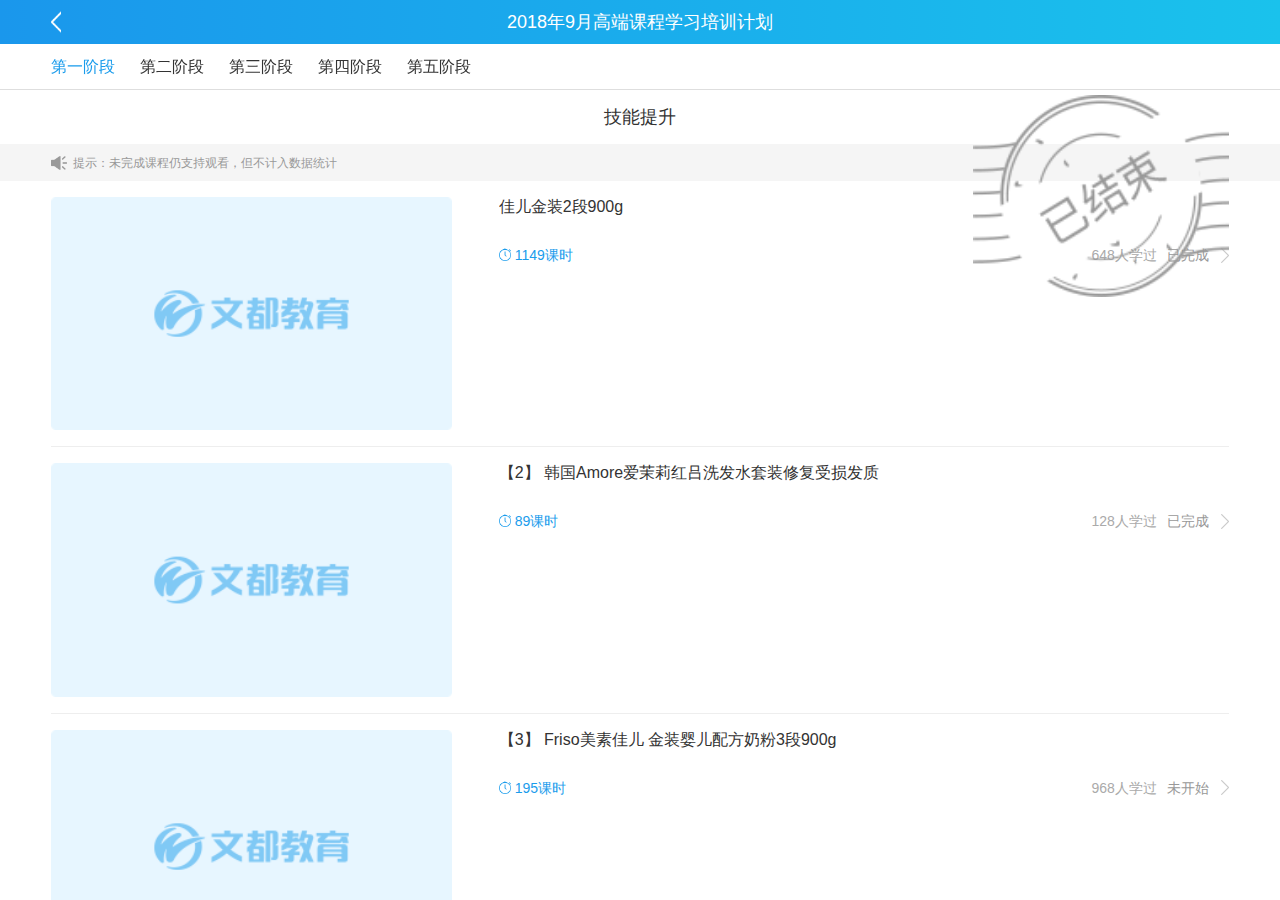
<file: trainingPlan.html>
<!DOCTYPE html>
<html>

<head>
    <meta charset="utf-8">
    <meta name="viewport" content="width=device-width, initial-scale=1,maximum-scale=1,user-scalable=no">
    <meta name="apple-mobile-web-app-capable" content="yes">
    <title>培训计划</title>
    <link rel="stylesheet" href="css/base.css">
    <link rel="stylesheet" href="css/mescroll.min.css">
    <link rel="stylesheet" href="css/planning.css">
    <link rel="stylesheet" href="css/trainningPlan.css">
    <!--mescroll本身不依赖jq,这里为了模拟发送ajax请求-->
    <script src="js/jquery-1.10.1.min.js" type="text/javascript" charset="utf-8"></script>
    <script type="text/javascript" src="js/iscroll.js"></script>
    <script type="text/javascript" src="js/navbarscroll.js"></script>
    <script type="text/javascript" src="js/mescroll.min.js"></script>


</head>
<body>
<div class="top-title">
    <a class="go-back" href="javascript:history.back();"></a>
    <div class="cont">2018年9月高端课程学习培训计划</div>
</div>

<div class="main">
    <div class="nav-border">
        <div class="wrapper02" id="demo05">
            <div class="scroller">
                <ul class="clearfix">
                    <li class="active" i="0"><a href="javascript:void(0)">第一阶段</a></li>
                    <li i="1"><a href="javascript:void(0)">第二阶段</a></li>
                    <li i="2"><a href="javascript:void(0)">第三阶段</a></li>
                    <li i="3"><a href="javascript:void(0)">第四阶段</a></li>
                    <li i="4"><a href="javascript:void(0)">第五阶段</a></li>
                </ul>
            </div>
        </div>
    </div>
    <div class="icon-circle"><p>技能提升</p>
        <div class="icon-circle-img"><img src="images/icon-circle2.png"></div>
    </div>
    <div class="tips"><p>提示：未完成课程仍支持观看，但不计入数据统计</p></div>
    <div id="mescroll0" class="mescroll course-item">
        <ul id="dataList0" class="data-list ">
            <!--<li>
                <img class="pd-img" src="../res/img/pd1.jpg"/>
                <p class="pd-name">商品标题商品标题商品标题商品标题商品标题商品</p>
                <p class="pd-price">200.00 元</p>
                <p class="pd-sold">已售50件</p>
            </li>-->
        </ul>
    </div>


    <div id="mescroll1" class="mescroll hide course-item">
        <ul id="dataList1" class="data-list clearfix ">
        </ul>
    </div>


    <div id="mescroll2" class="mescroll hide course-item">
        <ul id="dataList2" class="data-list clearfix">
        </ul>
    </div>


    <div id="mescroll3" class="mescroll hide course-item">
        <ul id="dataList3" class="data-list clearfix">
        </ul>
    </div>

    <div id="mescroll4" class="mescroll hide course-item">
        <ul id="dataList4" class="data-list clearfix">
        </ul>
    </div>
</div>

</body>


<script type="text/javascript" charset="utf-8">
    //demo示例五 通过id调取
    $(function () {


        /*初始化菜单-通过id调取*/
        $('#demo05').navbarscroll({
            defaultSelect: 0,
            endClickScroll: function (obj) {
                console.log(obj.text())
            }
        });
        var curNavIndex = 0;//首页0; 奶粉1; 面膜2; 图书3;
        var mescrollArr = new Array(4);//4个菜单所对应的4个mescroll对象
        //初始化首页
        mescrollArr[0] = initMescroll("mescroll0", "dataList0");


        $("#demo05 ul li").click(function () {
            var i = Number($(this).attr("i"));
            if (curNavIndex != i) {
                //更改列表条件
                // $(".nav .active").removeClass("active");
                // $(this).addClass("active");
                //隐藏当前列表和回到顶部按钮
                $("#mescroll" + curNavIndex).hide();
                mescrollArr[curNavIndex].hideTopBtn();
                //显示对应的列表
                $("#mescroll" + i).show();
                //取出菜单所对应的mescroll对象,如果未初始化则初始化
                if (mescrollArr[i] == null) {
                    mescrollArr[i] = initMescroll("mescroll" + i, "dataList" + i);
                } else {
                    //检查是否需要显示回到到顶按钮
                    var curMescroll = mescrollArr[i];
                    var curScrollTop = curMescroll.getScrollTop();
                    if (curScrollTop >= curMescroll.optUp.toTop.offset) {
                        curMescroll.showTopBtn();
                    } else {
                        curMescroll.hideTopBtn();
                    }
                }
                //更新标记
                curNavIndex = i;
            }
        })

        /*创建MeScroll对象*/
        function initMescroll(mescrollId, clearEmptyId) {
            //创建MeScroll对象,内部已默认开启下拉刷新,自动执行up.callback,刷新列表数据;
            var mescroll = new MeScroll(mescrollId, {
                //上拉加载的配置项
                up: {
                    callback: getListData, //上拉回调,此处可简写; 相当于 callback: function (page) { getListData(page); }
                    isBounce: false, //此处禁止ios回弹,解析(务必认真阅读,特别是最后一点): http://www.mescroll.com/qa.html#q10
                    noMoreSize: 4, //如果列表已无数据,可设置列表的总数量要大于半页才显示无更多数据;避免列表数据过少(比如只有一条数据),显示无更多数据会不好看; 默认5
                    empty: {
                        icon: "images/no-course-img.png", //图标,默认null
                        tip: "没有任何课程内容呐～～", //提示
                        // btntext: "去逛逛 >", //按钮,默认""
                        // btnClick: function () {//点击按钮的回调,默认null
                        //     alert("点击了按钮,具体逻辑自行实现");
                        // }
                    },
                    clearEmptyId: clearEmptyId, //相当于同时设置了clearId和empty.warpId; 简化写法;默认null; 注意vue中不能配置此项
                    toTop: { //配置回到顶部按钮
                        src: "images/mescroll-totop.png", //默认滚动到1000px显示,可配置offset修改
                        //offset : 1000
                    },
                    lazyLoad: {
                        use: true // 是否开启懒加载,默认false
                    }
                }
            });
            return mescroll;
        }

        /*联网加载列表数据  page = {num:1, size:10}; num:当前页 从1开始, size:每页数据条数 */
        function getListData(page) {
            //联网加载数据
            var dataIndex = curNavIndex; //记录当前联网的nav下标,防止快速切换时,联网回来curNavIndex已经改变的情况;
            getListDataFromNet(dataIndex, page.num, page.size, function (pageData) {
                //联网成功的回调,隐藏下拉刷新和上拉加载的状态;
                //mescroll会根据传的参数,自动判断列表如果无任何数据,则提示空;列表无下一页数据,则提示无更多数据;
                console.log("dataIndex=" + dataIndex + ", curNavIndex=" + curNavIndex + ", page.num=" + page.num + ", page.size=" + page.size + ", pageData.length=" + pageData.length);

                //方法一(推荐): 后台接口有返回列表的总页数 totalPage
                //mescrollArr[dataIndex].endByPage(pageData.length, totalPage); //必传参数(当前页的数据个数, 总页数)

                //方法二(推荐): 后台接口有返回列表的总数据量 totalSize
                //mescrollArr[dataIndex].endBySize(pageData.length, totalSize); //必传参数(当前页的数据个数, 总数据量)

                //方法三(推荐): 您有其他方式知道是否有下一页 hasNext
                //mescrollArr[dataIndex].endSuccess(pageData.length, hasNext); //必传参数(当前页的数据个数, 是否有下一页true/false)

                //方法四 (不推荐),会存在一个小问题:比如列表共有20条数据,每页加载10条,共2页.如果只根据当前页的数据个数判断,则需翻到第三页才会知道无更多数据,如果传了hasNext,则翻到第二页即可显示无更多数据.
                mescrollArr[dataIndex].endSuccess(pageData.length);

                //提示:pageData.length必传的原因:
                // 1.判断是否有下一页的首要依据: 当传的值小于page.size时,则一定会认为无更多数据.
                // 2.比传入的totalPage, totalSize, hasNext具有更高的判断优先级
                // 3.使配置的noMoreSize生效

                //设置列表数据
                setListData(pageData, dataIndex);
            }, function () {
                //联网失败的回调,隐藏下拉刷新和上拉加载的状态;
                mescrollArr[dataIndex].endErr();
            });
        }

        /*设置列表数据
         * pageData 当前页的数据
         * dataIndex 数据属于哪个nav */
        function setListData(pageData, dataIndex) {
            var listDom = document.getElementById("dataList" + dataIndex);
            for (var i = 0; i < pageData.length; i++) {
                var pd = pageData[i];

                var str = '<div  class="clearfix"><div class="fl course-item-l"><img class="course-img" src="images/noLoading.png" imgurl="' + pd.pdImg + '"/></div>';
                str += '<div class="fl course-item-r"><p>' + pd.pdName + '</p>';
                str += '<div class="course-detail clearfix"><span class="fl">' + pd.pdPrice + '课时</span><a href="" class="fr no-start-btn""><div class="study-status">' + pd.pdStatus + '</div><div class="prompt">还未到学习计划时间哦～</div></a><i class="fr">' + pd.pdSold + '人学过</i></div></div></div>';
                // str += '<p class="pd-sold">已售' + pd.pdSold + '件</p>';

                // <div class="course-detail clearfix"><span class="fl">25课时</span><i class="fr">1.8w人学过</i></div>


                var liDom = document.createElement("li");
                liDom.innerHTML = str;
                listDom.appendChild(liDom);
            }
            $(".no-start-btn").click(function () {
                if($(this).children('.study-status').html()=="未开始"){
                    $(this).attr('href','javascript:;');
                    $(this).children('.prompt').show();
                    setTimeout(function(){
                        $(".no-start-btn").children('.prompt').fadeOut();
                    }, 1000);
                }

            });
        }

        /*联网加载列表数据
         在您的实际项目中,请参考官方写法: http://www.mescroll.com/api.html#tagUpCallback
         请忽略getListDataFromNet的逻辑,这里仅仅是在本地模拟分页数据,本地演示用
         实际项目以您服务器接口返回的数据为准,无需本地处理分页.
         * */
        function getListDataFromNet(curNavIndex, pageNum, pageSize, successCallback, errorCallback) {
            //延时一秒,模拟联网
            setTimeout(function () {
                $.ajax({
                    type: 'GET',
                    // url: 'pdlist1.json',
                    url: 'pdlist1.json?curNavIndex=' + curNavIndex + '&num=' + pageNum + '&size=' + pageSize,
                    dataType: 'json',
                    success: function (data) {
                        var listData = [];

                        //curNavIndex 首页0; 奶粉1; 面膜2; 图书3;
                        if (curNavIndex == 0) {
                            //首页 (模拟分页数据)
                            for (var i = (pageNum - 1) * pageSize; i < pageNum * pageSize; i++) {
                                if (i == data.length) break;
                                listData.push(data[i]);
                            }

                        } else if (curNavIndex == 1) {
                            //奶粉
                            for (var i = 0; i < data.length; i++) {
                                if (data[i].pdName.indexOf("奶粉") != -1) {
                                    listData.push(data[i]);
                                }
                            }

                        } else if (curNavIndex == 2) {
                            //面膜
                            for (var i = 0; i < data.length; i++) {
                                if (data[i].pdName.indexOf("面膜") != -1) {
                                    listData.push(data[i]);
                                }
                            }

                        } else if (curNavIndex == 3) {
                            //图书
                            for (var i = 0; i < data.length; i++) {
                                if (data[i].pdName.indexOf("图书") != -1) {
                                    listData.push(data[i]);
                                }
                            }
                        }

                        //回调
                        successCallback(listData);
                    },
                    error: errorCallback
                });
            }, 500)
        }

    });
</script>
</html>
</file>
<file: css/base.css>
@charset "utf-8";
/* CSS Document */
*{margin: 0;padding: 0;}
body,div,dl,dt,dd,ul,li,ol,h1,h2,h3,h4,h5,h6,p,input,span,a,img,b,table,tr,th,td,tbody,form,fiedset,pre,textarea,blockquote{margin:0;padding:0;border:none 0;list-style:none}
a{text-decoration:none;outline:none;color:#000;}
/*img{ display:block;}*/
h1,h2,h3,h4,h5,h6{font-size:100%;/*font-weight:normal*/}
body{font-family:-apple-system,"PingFang SC","Helvetica Neue",STHeiti,"Microsoft Yahei","微软雅黑",tahoma,arial,tahoma,sans-serif; font-size:12px;}
a:link{text-decoration:none}
a:visited{text-decoration:none}
a:hover{text-decoration:none;}

a:active{text-decoration:none}
i{font-style: normal;}
.fl{ float:left;}
.fr{ float:right;}
.clearfix:after{ content:""; clear:both; display:block; font-size:0; height:0; overflow:hidden;}
.clearfix{ zoom:1;}
img{display: block;width:100%;line-height:0;}

a:active,a:hover,.a:visited{
    -webkit-tap-highlight-color: rgba(255, 255, 255, 0);
    -webkit-user-select: none;
    -moz-user-focus: none;
    -moz-user-select: none;
}

/*top-title*/
.top-title{position: fixed;top: 0;width: 100%;height: 44px;font-size: 18px;line-height: 44px;text-align: center;color: #fff;margin: 0 auto;z-index: 999;
    background: -webkit-linear-gradient(left, #1a97ec , #1ac2ec); /* Safari 5.1 - 6.0 */
    background: -o-linear-gradient(right, #1a97ec, #1ac2ec); /* Opera 11.1 - 12.0 */
    background: -moz-linear-gradient(right, #1a97ec, #1ac2ec); /* Firefox 3.6 - 15 */
    background: linear-gradient(to right, #1a97ec , #1ac2ec); /* 标准的语法 */
}
.top-title .cont{overflow:hidden;text-overflow:ellipsis;white-space:nowrap;width: 80%;margin: 0 auto;}
.go-back {position: absolute;left: 4%;top: 9px;width: 10px;height: 26px;background-position: 0 0;}
.go-back, .check {background: url(../images/goBack.png) no-repeat;background-size: cover;}
.top-title span.share{display:block;width: 22px;height:22px;background: url("../images/icon-share.png") center no-repeat;background-size: cover;position: absolute;top: 9px;right: 4%;}
</file>
<file: css/index.css>
/*main*/
.nav-border{border-bottom: 1px solid #dedede;position: fixed;height: 89px;width: 100%;z-index: 55;background: #fff;}
.addIcon{position: absolute;right: -4%;top: 2px;width: 62px;background-position: 0 0;z-index: 100}
.course-item{padding-bottom: 50px;}
/*.course-item >div{display: none;}*/
.course-item ul li{float: left;width: 48%;padding-top: 16px;}
.course-item ul li:nth-child(odd){padding-right: 2%;}
.course-item ul li:nth-child(even){padding-left: 2%;}
.course-item ul li a{display: block;}
.course-item ul li .course-img{border-radius: 2%;}
.course-item ul li a p{line-height: 22px;color: #444;font-size: 16px;height: 44px;margin-top: 10px;margin-bottom: 4px;overflow: hidden;}
.course-detail{line-height: 24px;font-size: 14px; color: #1a9cec;}
.course-detail span{background: url("../images/clock.png") left 5px no-repeat;padding-left: 16px;background-size: 12px;display: block;}
.course-detail i{color: #aaaaaa;display: block;}
.course-detail i.over{color: #1a9cec;}

.wrong-img{padding:  20% 12% 4%;}
.wrong-content p{font-size: 14px;color: #999;text-align: center;line-height: 28px;}



.wrapper02 {position: fixed;height: 45px;overflow: hidden;background: #fff;width: 92%;margin: 44px 4% 0;}
.wrapper02 .scroller {position: absolute;}
.wrapper02 .scroller li {color: #333;float: left;font-size: 16px;text-align: center;}
.wrapper02 .scroller li a {line-height: 45px;color: #333;display: block;margin: 0 25px 0 0;}

.wrapper02 .scroller li a:active,.wrapper02 .scroller li a:hover,.wrapper02 .scroller li a:visited{
    -webkit-tap-highlight-color: rgba(255, 255, 255, 0);
    -webkit-user-select: none;
    -moz-user-focus: none;
    -moz-user-select: none;
}


.wrapper02 .scroller li.cur {}
.wrapper02 .scroller li.cur a {color: #1a9cec;}
/*列表*/
.mescroll {position: fixed;top: 89px;bottom: 0;height: auto;}
/*展示上拉加载的数据列表*/
.data-list {width: 92%;margin: 0 auto;}
.data-list li {position: relative;}
.data-list .pd-img {position: absolute;left: 18px;top: 18px;width: 80px;height: 80px;}
.data-list .pd-name {font-size: 16px;line-height: 20px;height: 40px;overflow: hidden;}
.data-list .pd-price {margin-top: 8px;color: red;}
.data-list .pd-sold {font-size: 12px;margin-top: 8px;color: gray;}
/*隐藏*/
.hide {display: none;}

/*mescroll*/
.mescroll-empty .empty-icon{width: 80%;margin: 100px auto 0;}
.mescroll-empty .empty-tip{font-size: 14px;color: #999;line-height: 28px;}





/*bottom-icon*/
.bottom-icon{position: fixed;bottom: 0;height: 50px;width: 100%;border-top: 1px solid #e5e5e5;background: #fff;z-index: 999;left: 0;}
.bottom-icon a{display: block;width: 33.3%;float: left;text-align: center;line-height: 24px;font-size: 12px;color: #333;margin-top: 9px;}
.bottom-icon a img{width: 22px;display: block;margin: 0 auto;}
</file>
<file: css/courseDetail.css>
/*video-wrap*/
.movie-t{margin-top: 44px;}
.movie-t>div>div>div {width: 100%!important;height: 320px!important;}
/*.ccH5playerBox{height: auto!important;}*/
.ccH5PlayBtn{z-index: 5!important;}
.video-cont{padding: 0 4% 10px;position: relative;background: #fff;}
.more-cont-btn{width: 20px;position: absolute;right: 4%;top: 12px;transition: all 0.3s ease-out;transform: rotate(0deg);}
.more-cont-btn-class{transition: all 0.3s ease-out;transform: rotate(180deg);}
.more-cont-btn img{width: 100%;}
.video-cont-more{display: none;}
.video-cont h3{line-height: 36px;font-size: 18px;color: #333333;overflow:hidden;text-overflow:ellipsis;white-space:nowrap;width: 94%;}
.video-cont span{line-height: 24px;font-size: 14px;color: #999;}
.video-cont-text{line-height: 24px;font-size: 14px;color: #333;}



/*模拟的标题*/
.header{
    z-index: 9990;
    position: fixed;
    top: 450px;
    left: 0;
    width: 100%;
    line-height: 40px;
    text-align: center;
    background-color: white;
}
.header .btn-left{
    position: absolute;
    top: 0;
    left: 0;
    padding:12px;
}
.header .btn-right{
    position: absolute;
    top: 0;
    right: 0;
    padding:12px 8px;
}
.header .tip{
    margin-top: 4px;
    font-size: 12px;
    color: gray;
}
/*菜单*/
.header .nav{
    margin-top: 8px;
    border-bottom: 1px solid #ddd;
}
.header .nav p{
    display: inline-block;
    width: 22%;
    padding: 5px 0;
}
.header .nav .active{
    border-bottom: 1px solid #FF6990;
    color: #FF6990;
}
/*列表*/
.mescroll{
    position: fixed;
    top: 84px;
    bottom: 0;
    height: auto;
}
/*展示上拉加载的数据列表*/
.data-list li{
    position: relative;
    padding: 10px 8px 10px 120px;
    border-bottom: 1px solid #eee;
}
.data-list .pd-img{
    position: absolute;
    left: 18px;
    top: 18px;
    width: 80px;
    height: 80px;
}
.data-list .pd-name{
    font-size: 16px;
    line-height: 20px;
    height: 40px;
    overflow: hidden;
}
.data-list .pd-price{
    margin-top: 8px;
    color: red;
}
.data-list .pd-sold{
    font-size: 12px;
    margin-top: 8px;
    color: gray;
}
/*隐藏*/
.hide{display: none;}




.tab{width: 100%;background: #f5f5f5;}
.tab-hd {overflow:hidden; zoom:1;border-bottom: 1px solid #dedede;background: #fff;}
.tab-hd li{ float:left; width:33%;text-align:center; cursor:pointer;line-height: 40px;font-size: 15px;color: #666;}
.tab-hd li a{color: #666;}
.tab-hd li:active,.tab-hd li:hover,.tab-hd li:visited{
    -webkit-tap-highlight-color: rgba(255, 255, 255, 0);
    -webkit-user-select: none;
    -moz-user-focus: none;
    -moz-user-select: none;
}
.tab-hd li.active{ }
.tab-hd li.active a{border-bottom: 2px solid #1a9cec;color: #1a9cec;line-height: 40px;display: block;width: 30%;margin: 0 auto;}

.tab-bd li{display:none;border-top:0 none; font-size:24px;}

.introduction{margin-bottom: 55px;}
.introduction-top{margin-bottom: 8px;background: #fff;padding: 12px 4%;}
.introduction-top p{line-height: 26px;font-size: 14px;}
.introduction-top span{display: block;line-height: 34px;color: #aaa;font-size: 12px;background: url("../images/icon-people.png") left center no-repeat;background-size: 18px;padding-left: 24px;}
.introduction-bottom{margin-bottom: 8px;background: #fff;padding: 16px 4% 35px;}
.introduction-bottom h2{line-height: 16px;border-left: 3px #1a9cec solid;color: #555;font-size: 16px;padding-left: 6px;font-weight: normal;margin-bottom: 10px;}
.introduction-bottom p{line-height: 24px;font-size: 13px;color: #999999;}
.study-btn{line-height: 48px;text-align: center;display: block;width: 100%;color: #fff;font-size:16px;position: fixed;bottom: 0;z-index: 55;
    background: -webkit-linear-gradient(left, #1a97ec , #1ac2ec); /* Safari 5.1 - 6.0 */
    background: -o-linear-gradient(right, #1a97ec, #1ac2ec); /* Opera 11.1 - 12.0 */
    background: -moz-linear-gradient(right, #1a97ec, #1ac2ec); /* Firefox 3.6 - 15 */
    background: linear-gradient(to right, #1a97ec , #1ac2ec); /* 标准的语法 */
}
.menu{background: #fff;}
.menu-item{border-bottom: 1px solid #dedede;margin: 0 4%;padding-top: 16px;}
.menu-item:last-child{border-bottom: none;}
.menu-item a{padding-left:48px;display: block;background: url("../images/icon-play.png") left center no-repeat;background-size: 26px;color: #333;}
.menu-item a:active{background: url("../images/icon-play-h.png")left center no-repeat;background-size: 26px;}
.menu-item a.active{background: url("../images/icon-play-h.png")left center no-repeat;background-size: 26px;}
.menu-item a.active p{color: #1a9cec;}
.menu-item p{line-height: 22px;color: #333333;font-size: 15px;height: 44px;overflow: hidden;}
.course-long{font-size: 12px;line-height: 12px;color: #aaa;padding: 10px 0 18px 48px;}
.course-long span{background: url("../images/icon-clock.png")left center no-repeat;padding-left: 16px;background-size: 12px;}
.course-long i{padding-left: 55px;}

/*.loading-more{line-height: 32px;color: #999;font-size: 12px;text-align: center;}*/
.loading-more{min-height: 30px;padding: 15px 0;text-align: center;}
.loading-more .upwarp-progress {
    display: inline-block;
    width: 16px;
    height: 16px;
    border-radius: 50%;
    border: 1px solid gray;
    border-bottom-color: transparent;
    vertical-align: middle;
}
.loading-more .upwarp-tip {
    margin-left: 8px;
    display: inline-block;
    font-size: 12px;
    color: gray;
    vertical-align: middle;
}


.courseware{padding-bottom: 16px;}
.courseware a{background: url("../images/icon-ware.png") left center no-repeat;background-size: 28px;}
.courseware a:active{background: url("../images/icon-ware.png")left center no-repeat;background-size: 28px;}
.courseware a:active p{color: #1a9cec;}


.am-share { font-size: 14px; border-radius: 0; bottom: 0; left: 0; position: fixed; text-align: center; -webkit-transform: translateY(100%); -ms-transform: translateY(100%); transform: translateY(100%); -webkit-transition: -webkit-transform 300ms; transition: transform 300ms ; width: 100%; z-index: 1110; }
.am-modal-active { transform: translateY(0px);  -webkit-transform: translateY(0); -ms-transform: translateY(0);background: #f5f5f5; }
.am-modal-out { z-index: 1109; -webkit-transform: translateY(100%); -ms-transform: translateY(100%); transform: translateY(100%) }
.am-share-title { background-color: #f8f8f8; border-bottom: 1px solid #fff; color: #555; font-weight: 400; padding: 10px 0 0; text-align: center; }
.am-share-title::after { border-bottom: 1px solid #dfdfdf; content: ""; display: block; height: 0; margin-top: 10px; width: 100%; }

.am-share-footer {  }
.am-share-footer .share_btn { line-height: 48px;color: #999; display: block; width: 100%; background-color: #fff; border: none; cursor: pointer;  font-size: 16px; text-align: center; transition: background-color 300ms ease-out 0s, border-color 300ms ease-out 0s; vertical-align: middle; white-space: nowrap; }

.am-share-sns { background-color: #fff; height:auto; zoom:1; overflow:auto; margin-bottom: 8px; width: 60%; padding: 15px 20% 0;}

.am-share-sns li { margin-bottom: 15px; display: block; float: left; height: auto;  width: 50%; }

.am-share-sns a { color: #666; display: block; text-decoration:none; }
.am-share-sns span { display: block; }

.am-share-sns li i { background-position: center 50%; background-repeat: no-repeat; background-size: 36px 36px; color: #fff; display: inline-block; font-size: 18px; height: 36px; line-height: 36px; margin-bottom: 5px; width: 36px; }
.am-share-sns .share-icon-yun{ background-image: url('../images/icon-yun.png'); }
.am-share-sns .share-icon-friend{ background-image: url('../images/icon-friend.png'); }

.sharebg { background-color: rgba(0, 0, 0, 0.6); bottom: 0; height: 100%; left: 0; opacity: 0; position: fixed; right: 0; top: 44px; width: 100%; z-index: 1100; display:none; }
.sharebg-active { opacity: 1; display:block; }
</file>
<file: css/courseType.css>
.main-bg{background: #f5f5f5;padding-top: 44px;}
.main-cont{padding-bottom: 45px;}
.main-cont-item{margin-top:10px;width: 92%;padding: 0 4% 4%;background: #fff;}
.main-cont-item h2{font-size: 16px;color: #222222;line-height: 52px;font-weight: normal;border-bottom: 1px solid #dedede;padding-left: 30px;background: url("../images/type-icon.png")  no-repeat 0 0;background-size:  40px 364px;}
.title1{}
.main-cont-item .title2{background-position: 0 -52px;}
.main-cont-item .title3{background-position: 0 -104px;}
.main-cont-item .title4{background-position: 0 -156px;}
.main-cont-item .title5{background-position: 0 -208px;}
.main-cont-item .title6{background-position: 0 -260px;}
.main-cont-item .title7{background-position: 0 -312px;}
.list-item{padding-top: 5px;}
.list-item p{line-height: 36px;font-size: 14px;color: #333;}
.list-item a{float: left;display: block;line-height: 30px;border-radius: 3px;padding: 0 12px;border: 1px solid #dedede;margin-right: 10px;margin-bottom: 13px;font-size: 13px;color: #444;}
.list-item a:active,.list-item a:hover,.list-item a:visited{
    -webkit-tap-highlight-color: rgba(255, 255, 255, 0);
    -webkit-user-select: none;
    -moz-user-focus: none;
    -moz-user-select: none;
}
.list-item a.on{border: 1px solid #fff;color: #fff;font-size: 13px;
    background: -webkit-linear-gradient(left, #1a96ec , #1ac1ec); /* Safari 5.1 - 6.0 */
    background: -o-linear-gradient(right, #1a96ec, #1ac1ec); /* Opera 11.1 - 12.0 */
    background: -moz-linear-gradient(right, #1a96ec, #1ac1ec); /* Firefox 3.6 - 15 */
    background: linear-gradient(to right, #1a96ec , #1ac1ec); /* 标准的语法 */}
.icon-toggle{width: 30px;height: 20px;margin: 0 auto;display: block;background: url("../images/icon-toggle.png") center no-repeat;background-size: 24px;}
.icon-toggle2 {background-image: url("../images/icon-toggle2.png");}
.list-item-control{display: none;}
.icon-toggle-control{display: none;}
.list-item-control1{display: none;}
.icon-toggle-control1{display: none;}
</file>
<file: css/personalCenter.css>
.personal{background: url("../images/my-bg.png") center no-repeat;background-size: cover;padding-top: 56px;padding-bottom: 64px;}
.personal-top{}
.head-img{width: 60px;height: 60px;border-radius: 50%;border:3px solid #48b9f0;margin: 0 auto;}
.personal-top p{text-align: center;line-height: 32px;font-size: 16px;color: #fff;}
.personal-bottom{}
.personal-bottom>div{width: 50%;text-align: center;}
.personal-bottom>div:first-child{background: url("../images/line.png") right center no-repeat;background-size: 1px;}
.personal-bottom h2{font-size: 28px;color: #fff;line-height: 46px;margin-top: 6px;}
.personal-bottom p{font-size: 14px;color: #fff;}
.study-course{padding: 0 4%;margin-bottom: 51px;}
.study-course-top{line-height: 54px;border-bottom: 1px solid #dedede;}
.study-course-top h2{color: #444;font-size: 18px;font-weight: normal;}
.study-course-top a{color: #aaa;font-size: 14px;display: block;background: url("../images/icon-more.png") right center no-repeat;padding-right: 18px;background-size: 8px;}
.study-course-bottom{}
.study-course-bottom li{border-bottom: 1px solid #dedede;padding: 16px 0;}
.study-course-bottom-l{width: 30%;}
.study-course-bottom-r{width: 65%;margin-left: 5%;line-height: 20px;}
.study-course-bottom-r p{height: 40px;overflow: hidden;color: #333333;font-size: 16px;margin-bottom: 5px;}
.course-detail span{width: 110px;}
.no-course{padding: 22px 0 0 0;}
.no-course-img{width: 75%;margin: 0 auto;}
.no-course p{font-size: 14px; color: #999999;text-align: center;}


@media screen and (max-width: 320px) {
    .personal{padding-top:20px;padding-bottom:20px;}
}
</file>
<file: css/planning.css>
body{background: #f5f5f5;}
/*模拟的标题*/
.header{
    z-index: 9990;
    position: fixed;
    top: 44px;
    left: 0;
    width: 100%;
    line-height: 16px;
    text-align: center;
    background-color: #f5f5f5;
}
.header .btn-left{
    position: absolute;
    top: 0;
    left: 0;
    padding:12px;
}
.header .btn-right{
    position: absolute;
    top: 0;
    right: 0;
    padding:12px 8px;
}
.header .tip{
    margin-top: 4px;
    font-size: 12px;
    color: gray;
}
/*菜单*/
.header .nav{
    width: 88%;
    margin: 16px auto;
}
.header .nav p{
    border: 1px solid #1a97ec;
    line-height: 32px;
    width: 49.5%;
    font-size: 16px;
    color: #1a9cec;
}
.header .nav p:first-child{
    border-radius: 4px 0 0 4px;
    border-right: none;
}
.header .nav p:last-child{
    border-radius: 0 4px 4px 0;
    border-left: none;
}
.header .nav .active{
    color: #fff;
    background: -webkit-linear-gradient(left, #1a97ec , #1ac2ec);
    background: -o-linear-gradient(right, #1a97ec, #1ac2ec);
    background: -moz-linear-gradient(right, #1a97ec, #1ac2ec);
    background: linear-gradient(to right, #1a97ec , #1ac2ec);
}
/*列表*/
.mescroll{
    background: #fff;
    position: fixed;
    top: 110px;
    bottom: 0;
    height: auto;
}
/*展示上拉加载的数据列表*/
.data-list {
    width: 92%;
    margin: 0 auto;
}
.data-list li{
    padding: 16px 0;
    position: relative;
    border-bottom: 1px solid #eee;
}
.mescroll-empty .empty-icon {
    margin: 80px auto 0;
    width: 80%;
}
.data-list li:last-child{
    border-bottom: none;
}
.data-list .pd-img{
    position: absolute;
    left: 18px;
    top: 18px;
    width: 80px;
    height: 80px;
}
.data-list .pd-name{
    font-size: 16px;
    line-height: 20px;
    height: 40px;
    overflow: hidden;
}
.data-list .pd-price{
    margin-top: 8px;
    color: red;
}
.data-list .pd-sold{
    font-size: 12px;
    margin-top: 8px;
    color: gray;
}
.prompt{display: none;position: absolute;z-index: 66;width: auto;bottom: -15%;right: 0;line-height: 26px;background: #eaf5fc url("../images/promt-icon.png") 0.1rem center no-repeat;background-size: 1rem;border: 1px solid #1a9cec;border-radius: 5px;color: #1a9cec;font-size: 12px;padding: 0 0 0 1.2rem;}
/*隐藏*/
.hide{display: none;}
.mescroll-upwarp{background: #f5f5f5;}

.course-item-l{width: 34%;}
.course-item-r{width: 62%;margin-left: 4%}
.course-item-r p{font-size: 16px;color: #333;line-height: 20px;height: 40px;overflow: hidden;text-align: left;}
.course-item-r .course-detail{margin-top: 6px;}

@media screen and (max-width: 320px) {
    .course-item-r p {font-size: 14px;}
    .data-list li{padding: 10px 0 5px;}
    .course-item-r .course-detail{margin-top: 0;font-size: 12px;}
    .course-item-r .course-detail span{background: url(../images/clock.png) left 6px no-repeat;background-size: 11px;}
    .prompt{bottom: -30%;}
}
</file>
<file: css/publicClass.css>
.header .nav{width: 100%;}
/* ---- Select ----*/
.selectWrap{width: 92%; height: 46px;border-bottom: 1px solid #dedede;padding: 0 4%;background: #fff;}
.selectContainer{position:relative; width: 25%; text-align: left;color: #333; }
.selectContainer input{}
.selectContainer .selectOption{ line-height:46px;font-size: 16px;color: #333; }
.selectContainer .shows{width:20px; height:20px; position:absolute; right:20px; top:14px; background:url("../images/icon-toggle-other.png") no-repeat center center;background-size: 16px;}
.selectContainer ul{position:absolute; width:100%; top:25px; left:-1px; border-bottom:1px solid #CCC; display:none;border-radius: 5px;}
.selectContainer ul li{text-align: center;  border-bottom:1px solid #EEE; border-top:none; line-height:40px; width:84%; cursor:pointer;color: #fff;font-size: 16px;margin: 0 8%;opacity: 0.8;}
.selectContainer ul li:last-child{border-bottom: none;}
/*.selectContainer ul li:hover{background:#F5F5F5}*/
.selectContainer ul li:active,.selectContainer ul li:hover,.selectContainer ul li:visited{
    -webkit-tap-highlight-color: rgba(255, 255, 255, 0);
    -webkit-user-select: none;
    -moz-user-focus: none;
    -moz-user-select: none;
}

.selectContainer ul.dis{display:block!important;background: #757678;}
.selectContainer ul.undis{display:none!important;}
.zIndex{z-index:10000!important}
.selectContainer .gray{}


.course-item-l{position: relative;}
.img-line-gray{width: 100%;height: 2px;position: absolute;bottom: 0;left: 0;background: #aaa;z-index: 2;}
.img-line-blue{width: 100%;height: 2px;position: absolute;bottom: 0;left: 0;background: #1a9cec;z-index: 3;}
.course-item-l .num-wrap{background: url("../images/circle-type.png") center no-repeat;background-size: contain;position: absolute;bottom: 2px;right: 0;z-index: 5;width: 32%;height: 43%;}
.course-item-l .num-wrap img{position: absolute;bottom: 2px;right: 0;z-index: 4;width: 27%;opacity: 0.8;}
.course-item-l .num-wrap .num{position: absolute;bottom: 4px;right: 0;z-index: 5;color: #fff;font-size: 12px;width: 92%;text-align: center;}

.course-item-r p{line-height: 40px;height: 40px;white-space: nowrap;text-overflow: ellipsis;}
.course-date-detail{font-size: 12px;color: #aaa;line-height: 16px;text-align: left;}
.course-date-detail span{display: block;width: 45%;}
.course-date-detail i{display: block;padding: 0 12px;}
.course-date-detail b{display: block;width: 15%;}
.course-date-detail a{line-height: 32px;font-size: 14px;color: #aaa;background: url(../images/icon-more2.png) right center no-repeat;background-size: 8px;padding-right: 16px;}
.course-date-detail .red-color{color: #fb5022;}
.course-date-detail .yellow-color{color: #ec961a;}
.course-date-detail-l{width: 70%;}

.course-date-detail b{font-weight: normal;}
.mescroll {top: 91px;}
.header .nav .active{background: none;opacity:1;}
.header .nav .active:active,.header .nav .active:hover,.header .nav .active:visited{
    -webkit-tap-highlight-color: rgba(255, 255, 255, 0);
    -webkit-user-select: none;
    -moz-user-focus: none;
    -moz-user-select: none;
}



.checkBoxButton p{
    font-size: 13px;
    color: #999;
    position: absolute;
    display: block;
    right: 66px;
    top: 0;
    line-height: 46px;
}

input {
    position: absolute;
    left: -9999px;
}
a:visited{background: none;}

.slider-v2 {
    position: absolute;
    display: block;
    right: 0;
    top: 4px;
    width: 5.5em;
    height: 3em;
    cursor: pointer;
    border-radius: 1.5em;
    transition: 350ms;
    /*background: linear-gradient(rgba(0, 0, 0, 0.07), rgba(255, 255, 255, 0)), #ddd;*/
    /*box-shadow: 0 0.07em 0.1em -0.1em rgba(0, 0, 0, 0.4) inset, 0 0.05em 0.08em -0.01em rgba(255, 255, 255, 0.7);*/
}

.slider-v2:active,.header .slider-v2:hover,.slider-v2:visited{
    -webkit-tap-highlight-color: rgba(255, 255, 255, 0);
    -webkit-user-select: none;
    -moz-user-focus: none;
    -moz-user-select: none;
}

.slider-v2::after {
    position: absolute;
    content: '';
    width: 18px;
    height: 18px;
    top: 11px;
    left: 11px;
    border-radius: 50%;
    transition: 250ms ease-in-out;
    background: #fff;
    /*background: linear-gradient(#f5f5f5 10%, #eeeeee);*/
    /*box-shadow: 0 0.1em 0.15em -0.05em rgba(255, 255, 255, 0.9) inset, 0 0.2em 0.2em -0.12em rgba(0, 0, 0, 0.5);*/
}

.slider-v2::before {
    position: absolute;
    content: '';
    width: 71%;
    height: 22px;
    top: 0.75em;
    left: 0.75em;
    border-radius: 12px;
    transition: 250ms ease-in-out;
    background: linear-gradient(rgba(0, 0, 0, 0.07), rgba(255, 255, 255, 0.1)), #d0d0d0;
    /*box-shadow: 0 0.08em 0.15em -0.1em #1a9cec inset, 0 0.05em 0.08em -0.01em #1a9cec, 0 0 0 0 #1a9cec inset;*/
}

input:checked + .slider-v2::before {
    /*box-shadow: 0 0.08em 0.15em -0.1em #1a9cec inset, 0 0.05em 0.08em -0.01em #1a9cec, 3em 0 0 0 #1a9cec inset;*/
    background: #1a9cec;
}

input:checked + .slider-v2::after {
    left: 3em;
}



@media screen and (max-width: 375px) {
    .selectContainer {width: 28%;}
    .course-item-l {width: 36%;}
    .course-item-r {width: 62%;margin-left: 2%;}
    .course-date-detail span{width: 48%;}
    .course-date-detail i{padding: 0 6px;}
    .course-date-detail b{width: 18%;}
    .course-item-l .num-wrap img{width: 32%;}
}

@media screen and (max-width: 320px) {
    .course-date-detail b{display: none;}
    .selectContainer {width: 30%;}
    .selectContainer .selectOption {font-size: 14px;}
    .course-date-detail-l{width: 65%;}
    .course-date-detail span{width: 60%;}
    .course-item-l .num-wrap img{width: 38%;}
    .course-item-r p{line-height: 30px;height: 30px;}
    .course-date-detail a{font-size: 12px;background-size:6px;}
    .course-item-l .num-wrap .num{transform: scale(0.85);}
}
</file>
<file: css/simpleCalendar.css>
body{
	font-size: 12px;
	background: #efeff4;
}
.sc-calendar {
	width: 100%;
	text-align: center;
	font-family: "Microsoft Yahei";
	color: #4A4A4A;
	font-size: 10px;

}
.sc-body{
	background: -webkit-linear-gradient(left, #1a97ec , #1ac1ec); /* Safari 5.1 - 6.0 */
	background: -o-linear-gradient(right, #1a97ec, #1ac1ec); /* Opera 11.1 - 12.0 */
	background: -moz-linear-gradient(right, #1a97ec, #1ac1ec); /* Firefox 3.6 - 15 */
	background: linear-gradient(to right, #1a97ec , #1ac1ec); /* 标准的语法（必须放在最后） */
}
.sc-body.showmonth5{
	overflow: hidden;
}
.sc-body.showmonth6{
	height: 6.92rem;
}

.toggle-date{
	height: 0.4rem;
	background: -webkit-linear-gradient(left, #1a97ec , #1ac1ec); /* Safari 5.1 - 6.0 */
	background: -o-linear-gradient(right, #1a97ec, #1ac1ec); /* Opera 11.1 - 12.0 */
	background: -moz-linear-gradient(right, #1a97ec, #1ac1ec); /* Firefox 3.6 - 15 */
	background: linear-gradient(to right, #1a97ec , #1ac1ec); /* 标准的语法（必须放在最后） */
}
.toggle-date-icon{width: 15%;border: 1px solid #afe2f9;border-bottom: none;margin: 0 auto;height: 0.4rem;background: #5fc4f2;border-radius: 3px 3px 0 0;}
.toggle-date-icon img{width: 45%;margin: 0.1rem auto 0;}
/*add*/
.sc-item－height{height: 0.18rem;!important;background: red;}

.sc-header {
	width: 100%;
	height: 1.55rem;
	background: -webkit-linear-gradient(left, #1a97ec , #1ac1ec); /* Safari 5.1 - 6.0 */
	background: -o-linear-gradient(right, #1a97ec, #1ac1ec); /* Opera 11.1 - 12.0 */
	background: -moz-linear-gradient(right, #1a97ec, #1ac1ec); /* Firefox 3.6 - 15 */
	background: linear-gradient(to right, #1a97ec , #1ac1ec); /* 标准的语法（必须放在最后） */
}

.sc-title {
	height: 1rem;
	border-bottom: 0;
	color: white;
	padding: 0.3rem 0.4rem;
}
.year {
	float: left;
	margin-left: 39.5%;
	position: relative;
	font-size: 16px;
}
.sc-actions{/*width: 20%;margin: 0 auto;*/}
.sc-return-today{font-size: 16px;text-align: center;float: right;}


.month {
	float: left;
	position: relative;
	box-sizing: border-box;
	font-size: 16px;
}

.monthdiv {
	position: relative;
	display: inline-block;
}

.month .arrow {
	display: inline-block;
	width: 0.4rem;
	height: 0.4rem;
}

.sc-mleft {
	background: url(../images/date/arrowLeftCircle.png) center top no-repeat;
	background-size: 100% 100%;
	width: 0.4rem;
	height: 0.4rem;
}

.sc-mright {
	background: url(../images/date/arrowRightCircle.png) center top no-repeat;
	background-size: 100% 100%;
	width: 0.4rem;
	height: 0.4rem;
}

.year span {
	-webkit-appearance: none;
	-moz-appearance: none;
	appearance: none;
	font-family: "Microsoft Yahei";
	color: white;
}


.sc-body {
	height: 5.7rem;
	clear: both;
}

/*星期*/
.sc-week {
	height: 0.55rem;
	font-weight: 400;
	font-size: 16px;
	line-height: 0.55rem;
	color: #4A4A4A;
}

.sc-week-item {
	height: 100%;
	float: left;
	width: 14.285%;
	color: white;
	box-sizing: border-box;
	overflow: hidden;
	text-overflow: ellipsis;
}
/*日*/
.sc-days {
	width: 100%;
	height: 100%;
	overflow: hidden;
}

.sc-item {
	width: 13.5%;
	height: 1.1rem;
	float: left;
	color: #565555;
	box-sizing: border-box;
	margin: 0.39%;
	
}

.sc-item .day {
	font-size: 18px;
	color: #fff;
	font-weight: normal;
	line-height: 0.45rem;
}
.sc-item .lunar-day {
	font-size: 13px;
	line-height: 0.26rem;
	color: #fff;
	opacity: 0.8;
	font-weight: normal;
	overflow: hidden;
	text-overflow: ellipsis;
}
.sc-item-small {
	font-size: 0.416666rem !important;
}
.item-nolunar {
	padding-top: 0.833333rem;
}

.sc-vocation {
	background-color: #FFEBEC;
}

.sc-mark {
	background-color: #E5FBFA;
}
.mark{
	/*background: url(../img/blueBg.png) center center no-repeat;
	background-size: 0.88rem 0.88rem;*/
	height: 0.16rem;
	font-size: 14px;
	color: #017fb2;
	opacity: 0;
}
.sc-mark-show {
	visibility: visible;
}

.sc-mark-hide {
	visibility: hidden;
}

.sc-vocation:before {
	content: '休';
	display: block;
	position: absolute;
	font-size: 0.7em;
	width: 1.2em;
	font-weight: 100;
	color: white;
	background-color: #E00808;
	margin-top: -0.416666rem;
}
.sc-premonth , .sc-nextmonth {
	color: #fff !important;
	opacity: 0.9;
}

.sc-premonth .day , .sc-nextmonth .day,
.sc-premonth .day, .sc-nextmonth .lunar-day {
	color: #fff !important;
	opacity: 0.9;
}

.sc-active-day{
	background: url(../images/date/blueBg.png) center center no-repeat;
	background-size: 0.88rem 0.88rem;
}
.sc-selected{
	background: url(../images/date/blueBg.png) center center no-repeat;
	background-size: 0.88rem 0.88rem;
}
.sc-today {
	background: url(../images/date/blueBg.png) center center no-repeat;
	background-size: 0.88rem 0.88rem;
	color: #00fffc;
}

.sc-today .day {
	color: #00fffc !important;
}
.sc-today .lunar-day{
	color: white;
}
.sc-festival .lunar-day {
	color: #E00808;
}

.btnBox{
	width: 100%;
	padding: 0.5rem 0.4rem;
	background: white;
}
.returnBtn{
	display: block;
	width: 100%;
	height: 0.8rem;
	text-align: center;
	background: #4e9fee;
	color: white;
	font-size: 15px;
	line-height: 0.8rem;
	border-radius: 0.08rem;
}


@media screen and (max-width: 320px) {
	.sc-item .day{font-size: 16px;}
	.sc-item .lunar-day{font-size: 12px;}
}
</file>
<file: css/trainingCourse.css>
.margintop{
    margin-top: 0.2rem;
}
.announcement{
    background-color: white;
    width: 100%;
    /*padding: 0 0.5rem 0.3rem 0.3rem;*/
}
.announceItem{
    padding: 0.15rem 0;
    border-bottom: 1px solid rgb(239,239,244);
}

.announceImg img{
    margin-top: 5px;
    width: 7px;
    height: 15px;
}
.announceContent{
    font-size: 14px;
    line-height: 25px;
    color: #333333;
}
.announceTime{
    font-size: 10px;
    line-height: 18px;
    color: #b2b2b2;
    margin-left: 0.2rem;
}

.planning-title{line-height: 46px;position: relative;padding: 0 4%;background: #fff;border-bottom: 1px solid #dedede;}
.planning-title p{font-size: 15px;}
.checkBoxButton p{font-size: 13px;}



.data-list {
    width: 92%;
    margin: 0 auto;
}
.data-list li{
    padding: 16px 0;
    position: relative;
    border-bottom: 1px solid #dedede;
}
.mescroll-empty .empty-icon {
    margin: 0 auto;
    width: 80%;
}
.data-list li:last-child{
    border-bottom: none;
}
.data-list .pd-img{
    position: absolute;
    left: 18px;
    top: 18px;
    width: 80px;
    height: 80px;
}
.data-list .pd-name{
    font-size: 16px;
    line-height: 20px;
    height: 40px;
    overflow: hidden;
}
.data-list .pd-price{
    margin-top: 8px;
    color: red;
}
.data-list .pd-sold{
    font-size: 12px;
    margin-top: 8px;
    color: gray;
}

/*.course-item-l{position: relative;}*/
/*.img-line-gray{width: 100%;height: 2px;position: absolute;bottom: 0;left: 0;background: #aaa;z-index: 2;}*/
/*.img-line-blue{width: 100%;height: 2px;position: absolute;bottom: 0;left: 0;background: #1a9cec;z-index: 3;}*/
/*.course-item-l .num-wrap img{position: absolute;bottom: 2px;right: 0;z-index: 4;width: 27%;opacity: 0.8;}*/
/*.course-item-l .num-wrap .num{position: absolute;bottom: 6px;right: 3px;z-index: 5;color: #fff;font-size: 12px;}*/

/*.course-item-r p{line-height: 40px;height: 40px;white-space: nowrap;text-overflow: ellipsis;}*/
/*.course-date-detail{font-size: 12px;color: #aaa;line-height: 16px;text-align: left;}*/
/*.course-date-detail span{display: block;width: 45%;}*/
/*.course-date-detail i{display: block;padding: 0 12px;}*/
/*.course-date-detail b{display: block;width: 15%;}*/
/*.course-date-detail a{line-height: 32px;font-size: 14px;color: #aaa;background: url(../images/icon-more2.png) right center no-repeat;background-size: 8px;padding-right: 16px;}*/
/*.course-date-detail a.red-color{color: #fb5022;}*/
/*.course-date-detail a.yellow-color{color: #ec961a;}*/
/*.no-start-btn{position: relative;}*/
/*.course-date-detail-l{width: 70%;}*/



.prompt{display: none;position: absolute;z-index: 66;width: 3rem;top: 1.6rem;right: 0;line-height: 26px;background: #eaf5fc url("../images/promt-icon.png") 0.1rem center no-repeat;background-size: 0.3rem;border: 1px solid #1a9cec;border-radius: 5px;color: #1a9cec;font-size: 12px;padding: 0 0 0 0.5rem;}
.announcement .announceItem{padding-bottom: 2rem;}
.announceItem p{color: #999;font-size: 14px;text-align: center;}

/*隐藏*/
.hide{display: none;}
.mescroll-upwarp{background: #f5f5f5;}

.course-item-l{width: 34%;}
.course-item-r{width: 62%;margin-left: 4%;}
.course-item-r p{font-size: 16px;color: #333;line-height: 20px;height: 40px;overflow: hidden;text-align: left;}
.course-item-r .course-detail{margin-top: 6px;}


@media screen and (max-width: 375px) {
    .selectContainer {width: 28%;}
    .course-item-l {width: 36%;}
    .course-item-r {width: 62%;margin-left: 2%;}
    .course-date-detail span{width: 48%;}
    .course-date-detail i{padding: 0 6px;}
    .course-date-detail b{width: 18%;}
    .prompt{width: 3.2rem;}
}



@media screen and (max-width: 320px) {
    .course-date-detail b{display: none;}
    .selectContainer {width: 30%;}
    .selectContainer .selectOption {font-size: 14px;}
    .course-date-detail-l{width: 65%;}
    .course-date-detail span{width: 60%;}
    .course-item-r p{line-height: 30px;height: 30px;}
    .course-date-detail a{font-size: 12px;background-size:6px;}
    .course-item-r p {font-size: 14px;}
    .data-list li{padding: 10px 0 5px;}
    .course-item-r .course-detail{margin-top: 0;font-size: 12px;}
    .course-item-r .course-detail span{background: url(../images/clock.png) left 6px no-repeat;background-size: 11px;}
    .prompt{width: 3.7rem;}
}

.mescroll-upwarp {
    min-height: 30px;
    padding: 15px 0;
    text-align: center;
}
.mescroll-downwarp .downwarp-progress, .mescroll-upwarp .upwarp-progress {
    display: inline-block;
    width: 16px;
    height: 16px;
    border-radius: 50%;
    border: 1px solid gray;
    border-bottom-color: transparent;
    vertical-align: middle;
}
.mescroll-downwarp .downwarp-tip, .mescroll-upwarp .upwarp-tip {
    margin-left: 8px;
}
.mescroll-downwarp .downwarp-tip, .mescroll-upwarp .upwarp-tip, .mescroll-upwarp .upwarp-nodata {
    display: inline-block;
    font-size: 12px;
    color: gray;
    vertical-align: middle;
}
</file>
<file: css/trainningPlan.css>
body{background: #f5f5f5;}


.nav-border{border-bottom: 1px solid #dedede;position: fixed;height: 89px;width: 100%;z-index: 55;background: #fff;}
.wrapper02 {position: fixed;height: 45px;overflow: hidden;background: #fff;width: 92%;margin: 44px 4% 0;}
.wrapper02 .scroller {position: absolute;}
.wrapper02 .scroller li {color: #333;float: left;font-size: 16px;text-align: center;}
.wrapper02 .scroller li a {line-height: 45px;color: #333;display: block;margin: 0 25px 0 0;}
.wrapper02 .scroller li.cur {}
.wrapper02 .scroller li.cur a {color: #1a9cec;}

.mescroll {position: fixed;top: 152px;bottom: 0;height: auto;}
.data-list {}
.course-detail {
    line-height: 24px;
    font-size: 14px;
    color: #1a9cec;
}
.course-detail i {
    color: #aaaaaa;
    display: block;
}
.course-detail span {
    background: url(../images/clock.png) left 5px no-repeat;
    padding-left: 16px;
    background-size: 12px;
    display: block;
}
.course-detail a{padding-right: 20px;background: url("../images/icon-more2.png") right center no-repeat;color: #999;background-size: 8px;margin-left: 10px;}
.course-detail a.red-color{color: #fb5022;}
.course-detail a.yellow-color{color: #ec961a;}


.icon-circle{position: fixed;top: 90px;bottom: 0;height: 54px;width: 100%;z-index: 56;}
.icon-circle p{line-height: 54px;text-align: center;font-size: 18px;color: #333333;background: #fff;}
.icon-circle-img{width: 20%;position: absolute;right: 4%;top:5px;}

/*控制完成css*/
.tips{line-height: 36px;height: 36px;position: fixed;top: 145px;bottom: 0;width: 100%;z-index: 55;background: #f5f5f5;font-size: 12px;color: #999;display: block;}
.tips p{margin-left: 4%;background: url("../images/icon-tips.png") left center no-repeat;background-size: 16px;padding-left: 22px; }
.mescroll {top: 181px;}

@media screen and (max-width: 375px) {
    .course-detail a{
        padding-right: 10px;
        background-size: 6px;
        margin-left: 8px;
    }
}

@media screen and (max-width: 320px) {
    .course-item-r {width: 64%;margin-left: 2%;}
    .course-item-r p {font-size: 14px;}
    .data-list li{padding: 10px 0 5px;}
    .course-item-r .course-detail{margin-top: 0;font-size: 12px;}
    .course-item-r .course-detail span{background: url(../images/clock.png) left 6px no-repeat;background-size: 11px;}
}
</file>
<file: css/mescroll.min.css>
/*! mescroll -- 精致的下拉刷新和上拉加载js框架  ( a great JS framework for pull-refresh and pull-up-loading )
 * version 1.3.8
 * 2018-09-29
 * author: wenju < mescroll@qq.com > 文举
 * *
 * 官网:  http://www.mescroll.com
 * 动态:  https://github.com/mescroll/mescroll/releases
 * 问答:  http://www.mescroll.com/qa.html
 * issues:  https://github.com/mescroll/mescroll/issues
 * QQ交流群: 633126761
 *
 * 温馨提示: mescroll唯一的全局样式: html,body{height:100%},用于固定body的高度满屏; 如果影响到您原本的项目样式,可自行删除
 *
 *
 * ----- mescroll的html结构解析 ----
 *
 <body>
   <div id="mescroll" class="mescroll">
    <div>

      //下拉刷新区域 ( mescroll初始化之后自动创建 )
      <div class="mescroll-downwarp">
        <div class="downwarp-content">
          <p class="downwarp-progress"></p> <p class="downwarp-tip">下拉刷新 </p>
        </div>
      </div>

      //界面的具体内容
      //<div>界面内容</div>
      //数据列表..
      //<ul id="dataList" class="data-list">
      //	<li>数据列表</li>

        //空布局 ( 列表无任何数据时, 且配置了warpId时, 会自动创建显示 )
        <div class="mescroll-empty">
          <img class="empty-icon" src="../img/mescroll-empty.png"/>
          <p class="empty-tip">暂无相关数据~</p>
           <p class="empty-btn">去逛逛 ></p>
        </div>

      //</ul>

      //上拉加载区域 ( mescroll初始化之后自动创建 )
      <div class="mescroll-upwarp">
        //加载中..
        <p class="upwarp-progress mescroll-rotate"></p><p class="upwarp-tip">加载中..</p>
        //无数据
        <p class="upwarp-nodata">-- END --</p>
      </div>

    </div>
	</div>

	//回到顶部按钮 ( 列表滚动到配置的距离时, 且配置了warpId时, 会自动创建显示, 注意是添加在body中的 )
	<img class="mescroll-totop" src="../img/mescroll-totop.png"/>
</body>
*/
html,body{height:100%}body{-webkit-overflow-scrolling:touch}.mescroll{width:100%;height:100%;overflow-y:auto}.mescroll-hardware{-webkit-transform:translateZ(0);-webkit-transform-style:preserve-3d;-webkit-backface-visibility:hidden;-webkit-perspective:1000}.mescroll-downwarp{position:relative;width:100%;height:0;overflow:hidden;text-align:center}.mescroll-downwarp-reset{-webkit-transition:height 300ms;transition:height 300ms}.mescroll-downwarp .downwarp-content{position:absolute;left:0;bottom:0;width:100%;min-height:30px;padding:10px 0}.mescroll-upwarp{min-height:30px;padding:15px 0;text-align:center;visibility:hidden}.mescroll-downwarp .downwarp-tip,.mescroll-upwarp .upwarp-tip,.mescroll-upwarp .upwarp-nodata{display:inline-block;font-size:12px;color:gray;vertical-align:middle}.mescroll-downwarp .downwarp-tip,.mescroll-upwarp .upwarp-tip{margin-left:8px}.mescroll-downwarp .downwarp-progress,.mescroll-upwarp .upwarp-progress{display:inline-block;width:16px;height:16px;border-radius:50%;border:1px solid gray;border-bottom-color:transparent;vertical-align:middle}.mescroll-rotate{-webkit-animation:mescrollRotate .6s linear infinite;animation:mescrollRotate .6s linear infinite}@-webkit-keyframes mescrollRotate{0%{-webkit-transform:rotate(0deg)}100%{-webkit-transform:rotate(360deg)}}@keyframes mescrollRotate{0%{transform:rotate(0deg)}100%{transform:rotate(360deg)}}.mescroll-empty{width:100%;padding-top:20px;text-align:center}.mescroll-empty .empty-icon{width:45%}.mescroll-empty .empty-tip{margin-top:6px;font-size:14px;color:gray}.mescroll-empty .empty-btn{max-width:50%;margin:20px auto;padding:10px;border:1px solid #65aadd;border-radius:6px;background-color:white;color:#65aadd}.mescroll-empty .empty-btn:active{opacity:.75}.mescroll-totop{z-index:9990;position:fixed;right:10px;bottom:30px;width:36px;height:36px;border-radius:50%;opacity:0}.mescroll-lazy-in,.mescroll-fade-in{-webkit-animation:mescrollFadeIn .5s linear forwards;animation:mescrollFadeIn .5s linear forwards}@-webkit-keyframes mescrollFadeIn{0%{opacity:0}100%{opacity:1}}@keyframes mescrollFadeIn{0%{opacity:0}100%{opacity:1}}.mescroll-fade-out{pointer-events:none;-webkit-animation:mescrollFadeOut .5s linear forwards;animation:mescrollFadeOut .5s linear forwards}@-webkit-keyframes mescrollFadeOut{0%{opacity:1}100%{opacity:0}}@keyframes mescrollFadeOut{0%{opacity:1}100%{opacity:0}}.mescroll-bar::-webkit-scrollbar-track{background-color:transparent}.mescroll-bar::-webkit-scrollbar{width:6px}.mescroll-bar::-webkit-scrollbar-thumb{border-radius:6px;background-color:#ccc}.mescroll-bar::-webkit-scrollbar-thumb:hover{background-color:#aaa}
</file>
